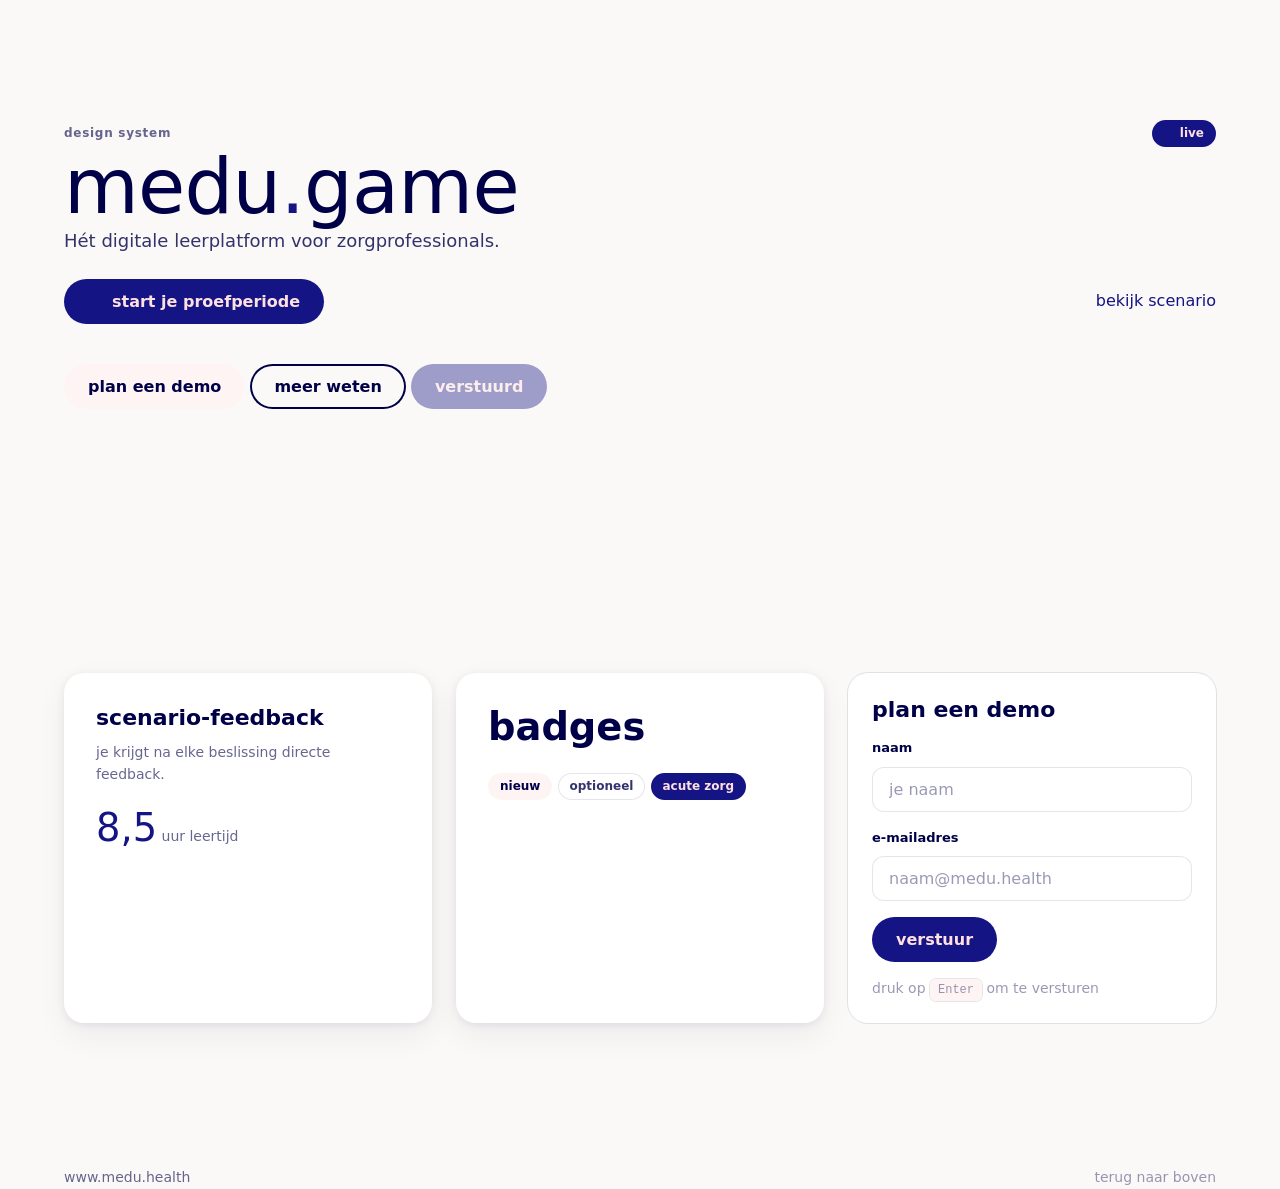
<file: design-systems/medu-game/components.html>
<!doctype html>
<html lang="nl">
  <head>
    <meta charset="utf-8" />
    <meta name="viewport" content="width=device-width, initial-scale=1" />
    <title>medu.game — component fixture</title>
    <meta
      name="description"
      content="Standalone component fixture for the medu.game design system: pill buttons, ink-tinted cards, badges, fields, and the dual-pink + dark-blue palette, driven entirely by tokens.css."
    />
    <style>
      /* ── Canonical token bindings — byte-equivalent to tokens.css :root ── */
      :root {
        /* Surface */
        --bg: #FBF9F7;
        --surface: #FFFFFF;
        --surface-warm: #FFF4F4;

        /* Foreground */
        --fg: #000048;
        --fg-2: rgba(0, 0, 72, 0.8);
        --muted: rgba(0, 0, 72, 0.6);
        --meta: rgba(0, 0, 72, 0.4);

        /* Border */
        --border: rgba(0, 0, 72, 0.1);
        --border-soft: rgba(0, 0, 72, 0.05);

        /* Accent */
        --accent: #141484;
        --accent-on: #FFE0E0;
        --accent-hover: #0A0A66;
        --accent-active: #000048;

        /* Semantic */
        --success: #16a34a;
        --warn: #eab308;
        --danger: #dc2626;

        /* Typography — fonts */
        --font-display: "MuseoModerno", "Quicksand", system-ui, sans-serif;
        --font-body: "Fieldwork Geo", "Nunito", system-ui, sans-serif;
        --font-mono: ui-monospace, "SF Mono", "JetBrains Mono", Menlo, Monaco, Consolas, monospace;

        /* Typography — type scale */
        --text-xs: 12px;
        --text-sm: 14px;
        --text-base: 16px;
        --text-lg: 18px;
        --text-xl: 22px;
        --text-2xl: clamp(28px, 3vw, 40px);
        --text-3xl: clamp(36px, 4.4vw, 56px);
        --text-4xl: clamp(48px, 6vw, 84px);

        /* Typography — leading & tracking */
        --leading-body: 1.55;
        --leading-tight: 1.15;
        --tracking-display: -0.01em;

        /* Spacing — base scale (name == px) */
        --space-1: 4px;
        --space-2: 8px;
        --space-3: 12px;
        --space-4: 16px;
        --space-5: 20px;
        --space-6: 24px;
        --space-8: 32px;
        --space-12: 48px;

        /* Section rhythm */
        --section-y-desktop: 120px;
        --section-y-tablet: 80px;
        --section-y-phone: 56px;

        /* Radius — the pill is the brand signature */
        --radius-sm: 6px;
        --radius-md: 12px;
        --radius-lg: 20px;
        --radius-pill: 999px;

        /* Elevation — ink-tinted, never neutral black */
        --elev-flat: none;
        --elev-ring: 0 0 0 1px var(--border);
        --elev-raised: 0 2px 8px rgba(0, 0, 72, 0.08), 0 12px 32px rgba(0, 0, 72, 0.06);

        /* Focus — deep-blue edge + pink-light ring */
        --focus-ring: 0 0 0 2px #000048, 0 0 0 6px #FFE0E0;

        /* Motion — calm: fade, never bounce */
        --motion-fast: 140ms;
        --motion-base: 240ms;
        --ease-standard: cubic-bezier(0.22, 1, 0.36, 1);

        /* Layout */
        --container-max: 1400px;
        --container-gutter-desktop: 64px;
        --container-gutter-tablet: 40px;
        --container-gutter-phone: 24px;
      }

      /* ── Reset & page ────────────────────────────────────────────── */
      * {
        box-sizing: border-box;
      }
      body {
        margin: 0;
        background: var(--bg);
        color: var(--fg);
        font-family: var(--font-body);
        font-size: var(--text-base);
        line-height: var(--leading-body);
      }

      /* ── Layout primitives ───────────────────────────────────────── */
      .container {
        max-width: var(--container-max);
        margin-inline: auto;
        padding-inline: var(--container-gutter-desktop);
      }
      section {
        padding-block: var(--section-y-desktop);
      }
      .stack-3 > * + * {
        margin-top: var(--space-3);
      }
      .stack-4 > * + * {
        margin-top: var(--space-4);
      }
      .stack-6 > * + * {
        margin-top: var(--space-6);
      }
      .row-between {
        display: flex;
        align-items: center;
        justify-content: space-between;
        gap: var(--space-4);
      }
      .grid {
        display: grid;
        gap: var(--space-6);
        grid-template-columns: repeat(auto-fit, minmax(260px, 1fr));
      }

      /* ── Typography ──────────────────────────────────────────────── */
      h1,
      h2,
      h3 {
        font-family: var(--font-body);
        font-weight: 600;
        line-height: var(--leading-tight);
        margin: 0;
        color: var(--fg);
      }
      h1 {
        font-size: var(--text-3xl);
      }
      h2 {
        font-size: var(--text-2xl);
      }
      h3 {
        font-size: var(--text-xl);
      }
      .display {
        font-family: var(--font-display);
        font-weight: 500;
        font-size: var(--text-4xl);
        line-height: 1.05;
        letter-spacing: var(--tracking-display);
        margin: 0;
      }
      .display .dot {
        color: var(--accent);
      }
      .eyebrow {
        font-size: var(--text-xs);
        font-weight: 600;
        letter-spacing: 0.06em;
        color: var(--muted);
        margin: 0;
      }
      .lead {
        font-size: var(--text-lg);
        color: var(--fg-2);
        margin: 0;
      }
      .body-sm {
        font-size: var(--text-sm);
      }
      .body-muted {
        color: var(--muted);
      }
      p {
        margin: 0;
      }

      /* ── Links ───────────────────────────────────────────────────── */
      a {
        color: var(--accent);
        text-decoration: none;
        transition: color var(--motion-fast) var(--ease-standard);
      }
      a:hover {
        text-decoration: underline;
        text-underline-offset: 4px;
      }
      a:focus-visible {
        outline: none;
        border-radius: var(--radius-sm);
        box-shadow: var(--focus-ring);
      }
      .link-meta {
        color: var(--meta);
        font-size: var(--text-sm);
      }

      /* ── Buttons — always pill ───────────────────────────────────── */
      .btn {
        display: inline-flex;
        align-items: center;
        gap: var(--space-2);
        padding: 13px 24px;
        border: none;
        border-radius: var(--radius-pill);
        font-family: var(--font-body);
        font-weight: 600;
        font-size: var(--text-base);
        cursor: pointer;
        transition:
          transform var(--motion-fast) var(--ease-standard),
          background var(--motion-fast) var(--ease-standard);
      }
      .btn:hover {
        transform: translateY(-1px);
      }
      .btn:active {
        transform: none;
        opacity: 0.9;
      }
      .btn:focus-visible {
        outline: none;
        box-shadow: var(--focus-ring);
      }
      .btn[disabled] {
        opacity: 0.4;
        cursor: not-allowed;
      }
      .btn-primary {
        background: var(--accent);
        color: var(--accent-on);
      }
      .btn-primary:hover {
        background: var(--accent-hover);
      }
      .btn-primary:active {
        background: var(--accent-active);
      }
      .btn-secondary {
        background: var(--surface-warm);
        color: var(--fg);
      }
      .btn-secondary:hover {
        background: var(--accent-on);
      }
      .btn-ghost {
        background: transparent;
        color: var(--fg);
        box-shadow: inset 0 0 0 2px var(--fg);
      }
      .btn-ghost:hover {
        background: var(--fg);
        color: var(--bg);
      }
      .icon {
        width: var(--space-4);
        height: var(--space-4);
        display: inline-block;
      }

      /* ── Badges — pill, brand variants ───────────────────────────── */
      .badge {
        display: inline-flex;
        align-items: center;
        gap: var(--space-2);
        padding: var(--space-1) var(--space-3);
        border-radius: var(--radius-pill);
        font-size: var(--text-xs);
        font-weight: 600;
      }
      .badge-pink {
        background: var(--surface-warm);
        color: var(--fg);
      }
      .badge-blue {
        background: var(--accent);
        color: var(--accent-on);
      }
      .badge-outline {
        background: transparent;
        color: var(--fg-2);
        box-shadow: inset 0 0 0 1px var(--border);
      }
      .badge-dot {
        width: var(--space-2);
        height: var(--space-2);
        border-radius: var(--radius-pill);
        background: var(--accent);
      }

      /* ── Cards — no border, shadow does the work ─────────────────── */
      .card {
        background: var(--surface);
        border-radius: var(--radius-lg);
        box-shadow: var(--elev-raised);
        padding: var(--space-8);
        transition: transform var(--motion-base) var(--ease-standard);
      }
      .card:hover {
        transform: translateY(-2px);
      }
      .card-ring {
        background: var(--surface);
        border-radius: var(--radius-lg);
        box-shadow: var(--elev-ring);
        padding: var(--space-6);
      }
      .metric {
        font-family: var(--font-display);
        font-weight: 500;
        font-size: var(--text-2xl);
        color: var(--accent);
      }
      .metric-label {
        font-size: var(--text-sm);
        color: var(--muted);
      }

      /* ── Form fields ─────────────────────────────────────────────── */
      .field {
        display: block;
      }
      .field label {
        display: block;
        font-size: 13px;
        font-weight: 600;
        margin-bottom: var(--space-2);
        color: var(--fg);
      }
      .field input,
      .field textarea {
        width: 100%;
        padding: var(--space-3) var(--space-4);
        border-radius: var(--radius-md);
        border: 1px solid var(--border);
        background: var(--surface);
        color: var(--fg);
        font-family: var(--font-body);
        font-size: var(--text-base);
      }
      .field input::placeholder {
        color: var(--meta);
      }
      .field input:focus-visible,
      .field textarea:focus-visible {
        outline: none;
        border-color: var(--accent-active);
        box-shadow: var(--focus-ring);
      }

      /* ── Keyboard hint ───────────────────────────────────────────── */
      kbd {
        font-family: var(--font-mono);
        font-size: var(--text-xs);
        padding: var(--space-1) var(--space-2);
        border-radius: var(--radius-sm);
        background: var(--surface-warm);
        box-shadow: var(--elev-ring);
      }
    </style>
  </head>
  <body>
    <main class="container stack-6">
      <section class="stack-6">
        <div class="row-between">
          <p class="eyebrow">design system</p>
          <span class="badge badge-blue"><span class="badge-dot"></span>live</span>
        </div>
        <h1 class="display">medu<span class="dot">.</span>game</h1>
        <p class="lead">Hét digitale leerplatform voor zorgprofessionals.</p>
        <div class="row-between">
          <div class="stack-3">
            <button class="btn btn-primary">
              <svg class="icon" aria-hidden="true" viewBox="0 0 24 24"></svg>
              start je proefperiode
            </button>
          </div>
          <a href="#scenario">bekijk scenario</a>
        </div>
        <div class="stack-4">
          <button class="btn btn-secondary">plan een demo</button>
          <button class="btn btn-ghost">meer weten</button>
          <button class="btn btn-primary" disabled>verstuurd</button>
        </div>
      </section>

      <section class="grid">
        <article class="card stack-3">
          <h3>scenario-feedback</h3>
          <p class="body-muted body-sm">je krijgt na elke beslissing directe feedback.</p>
          <p class="metric">8,5<span class="metric-label"> uur leertijd</span></p>
        </article>
        <article class="card stack-3">
          <h2>badges</h2>
          <div class="stack-3">
            <span class="badge badge-pink">nieuw</span>
            <span class="badge badge-outline">optioneel</span>
            <span class="badge badge-blue">acute zorg</span>
          </div>
        </article>
        <article class="card-ring stack-4">
          <h3>plan een demo</h3>
          <form class="stack-4">
            <div class="field">
              <label for="naam">naam</label>
              <input id="naam" type="text" placeholder="je naam" />
            </div>
            <div class="field">
              <label for="mail">e-mailadres</label>
              <input id="mail" type="email" placeholder="naam@medu.health" />
            </div>
            <button class="btn btn-primary" type="submit">verstuur</button>
            <p class="link-meta">druk op <kbd>Enter</kbd> om te versturen</p>
          </form>
        </article>
      </section>

      <footer class="row-between">
        <p class="body-sm body-muted">www.medu.health</p>
        <a class="link-meta" href="#top">terug naar boven</a>
      </footer>
    </main>
  </body>
</html>
</file>
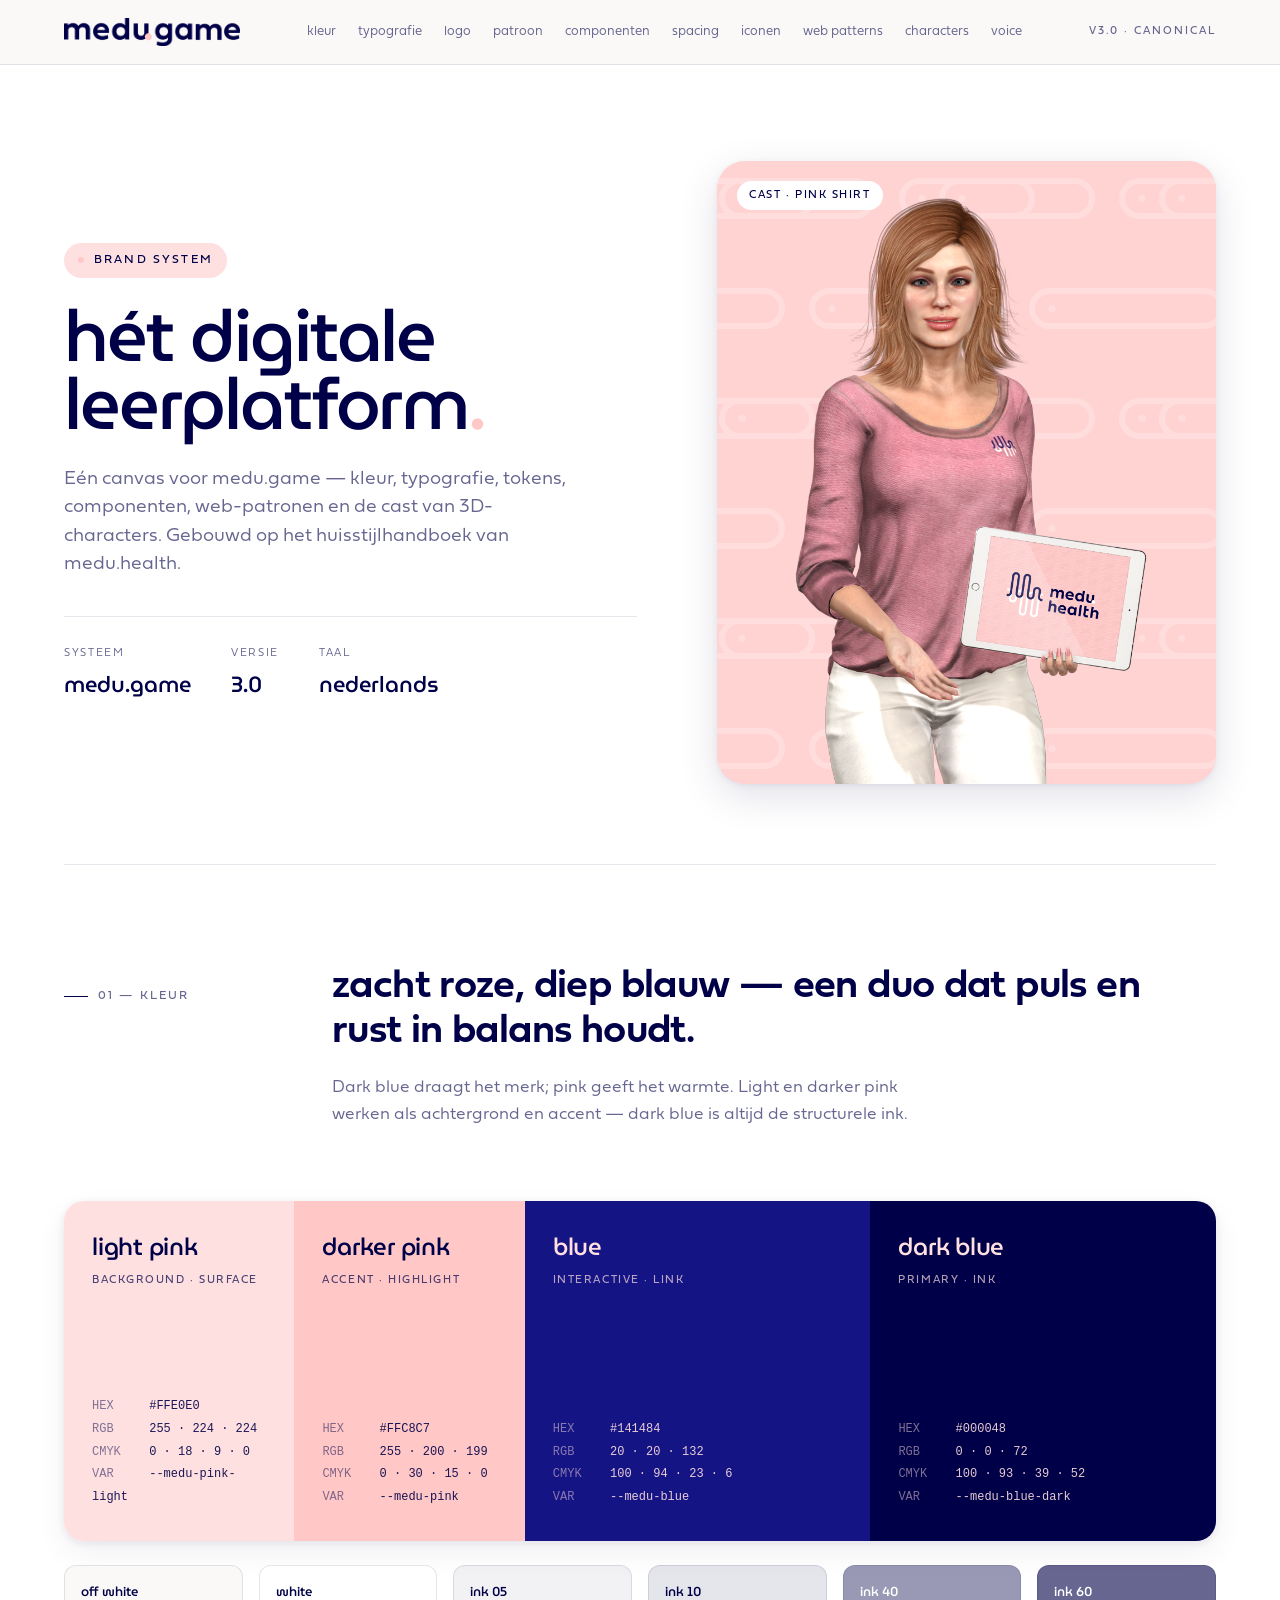
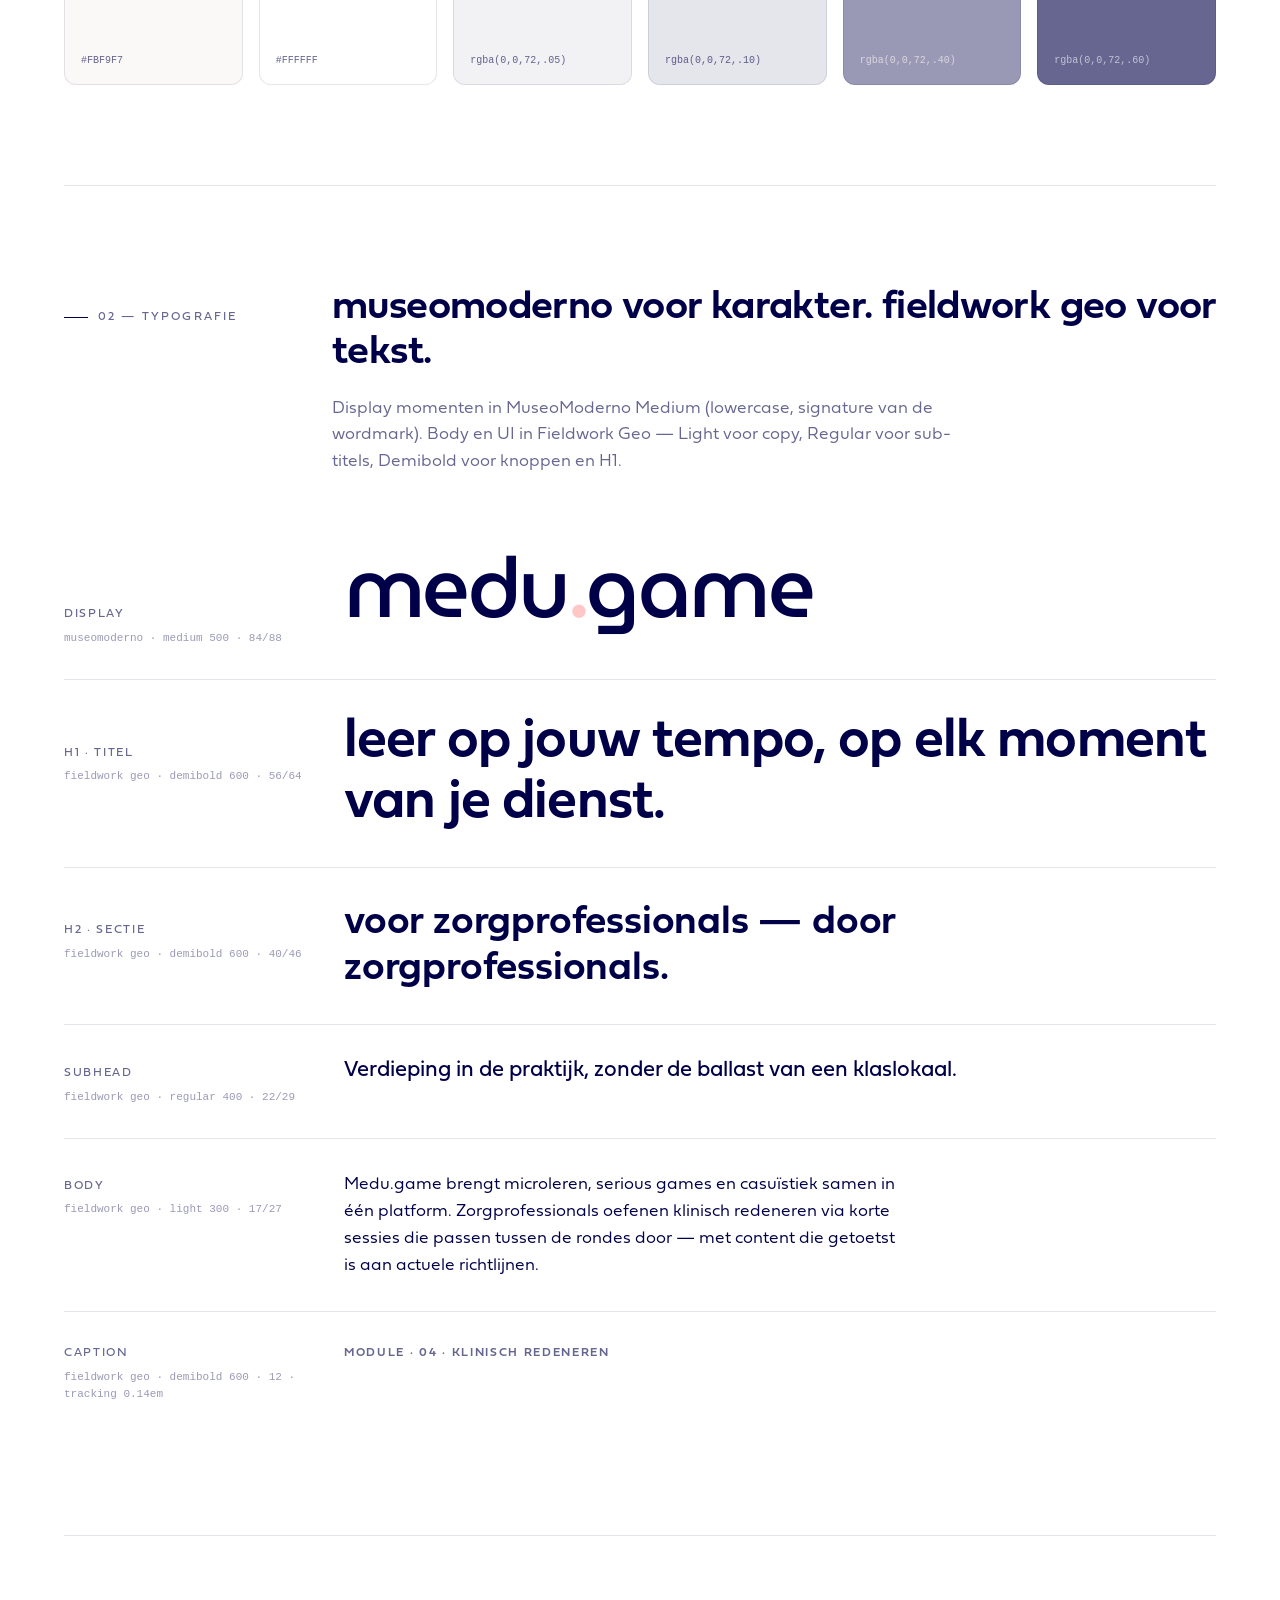
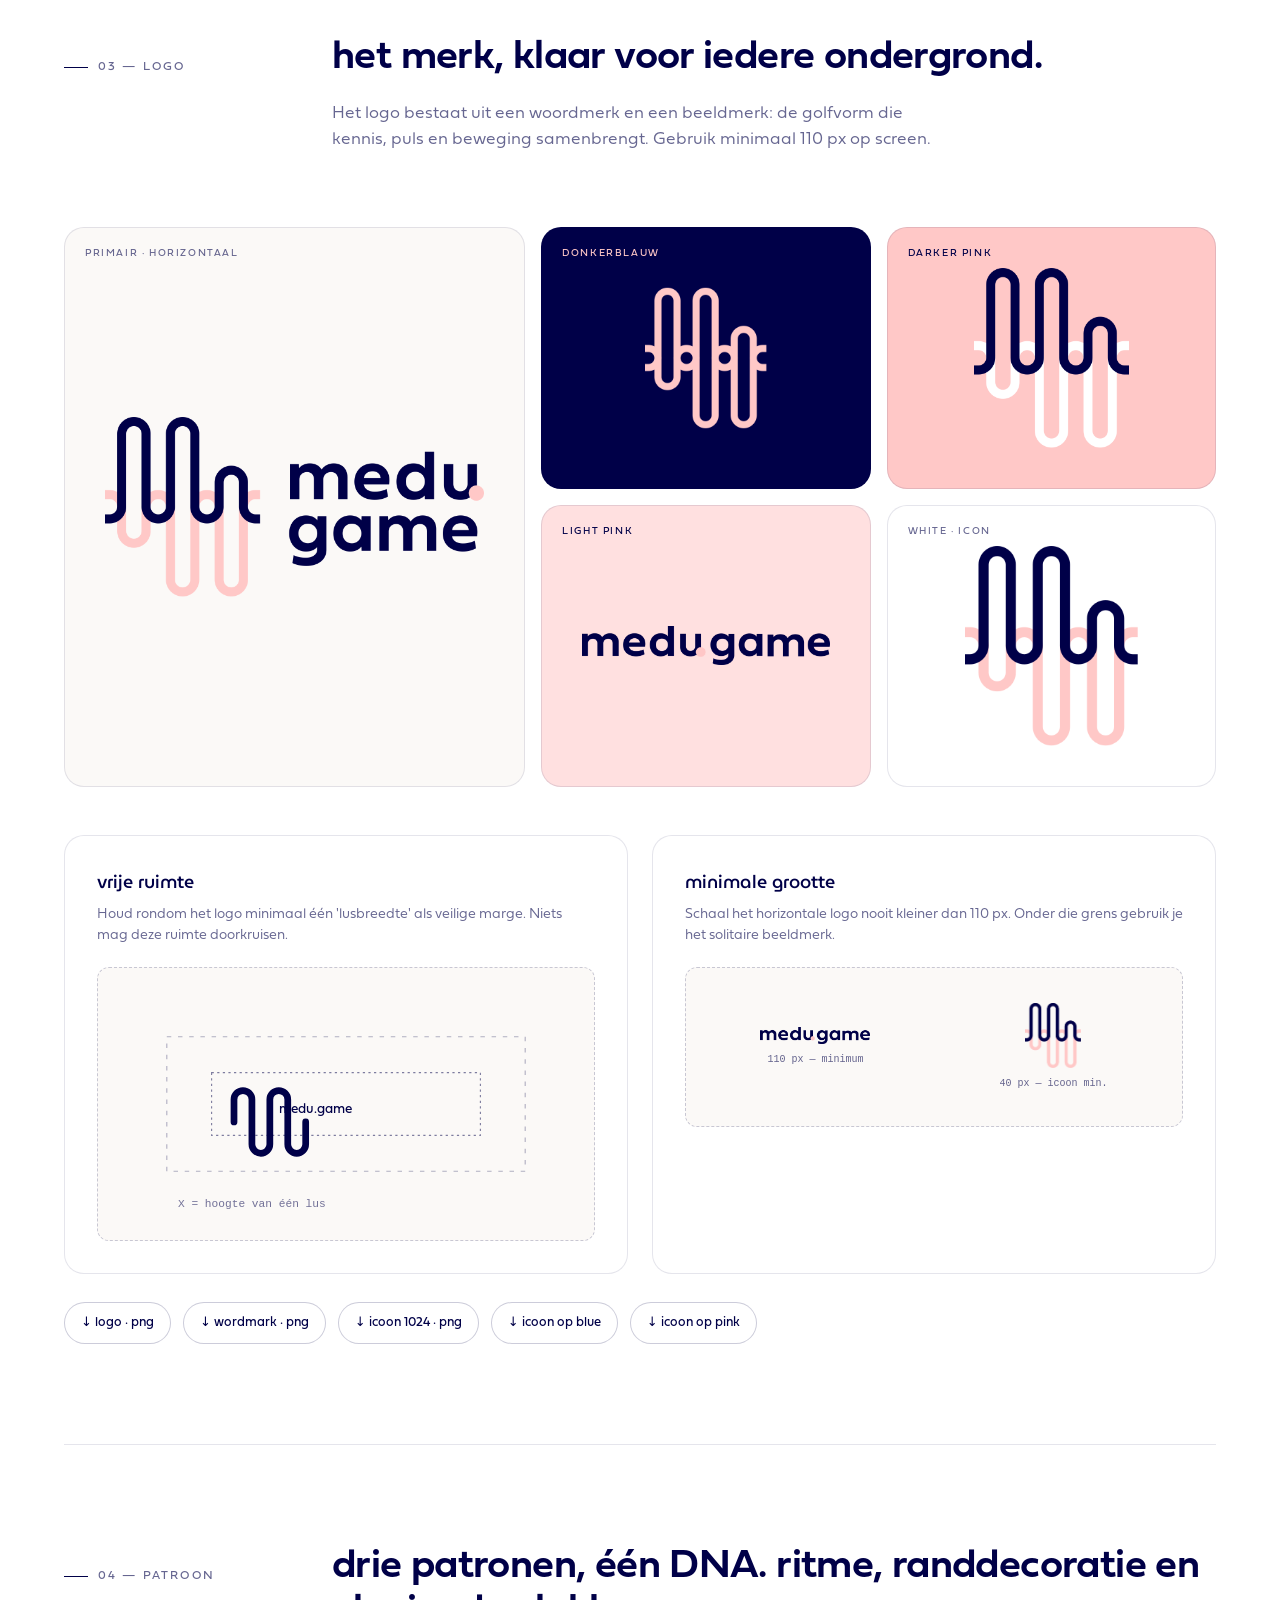
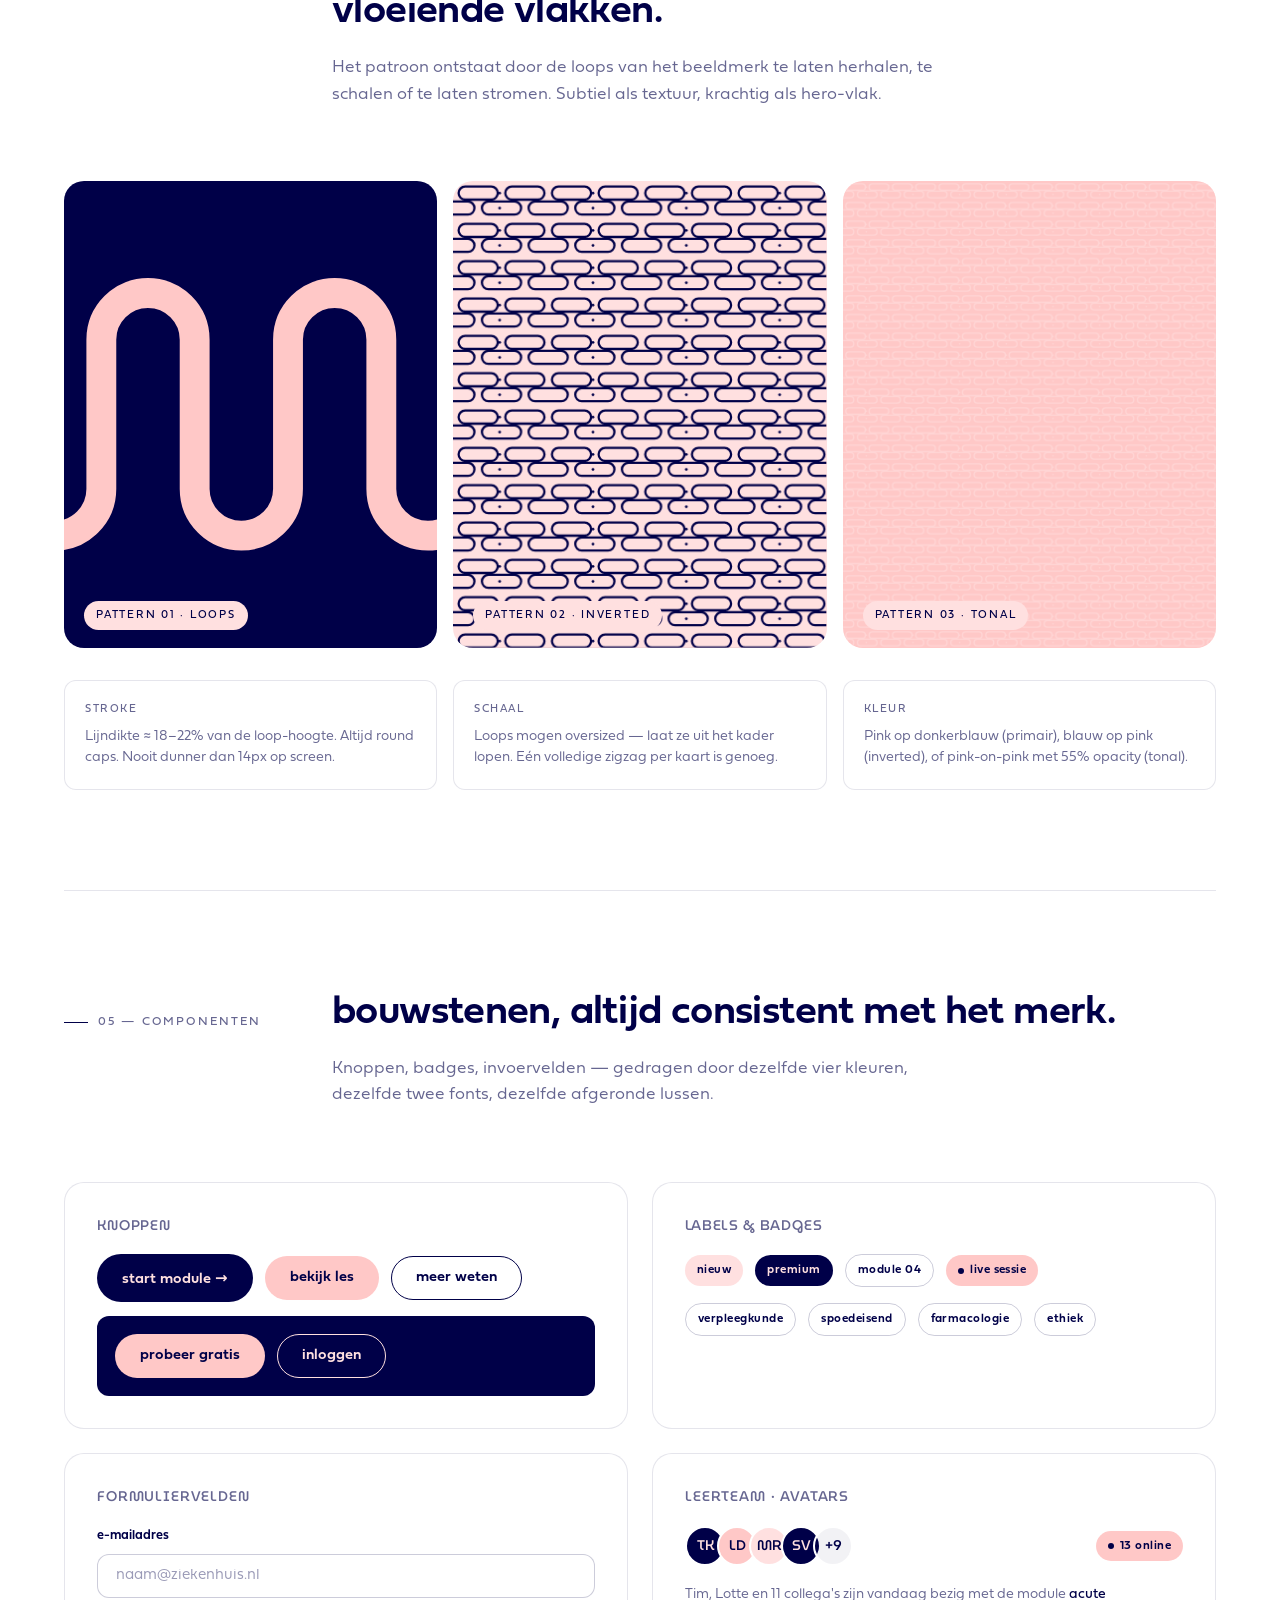
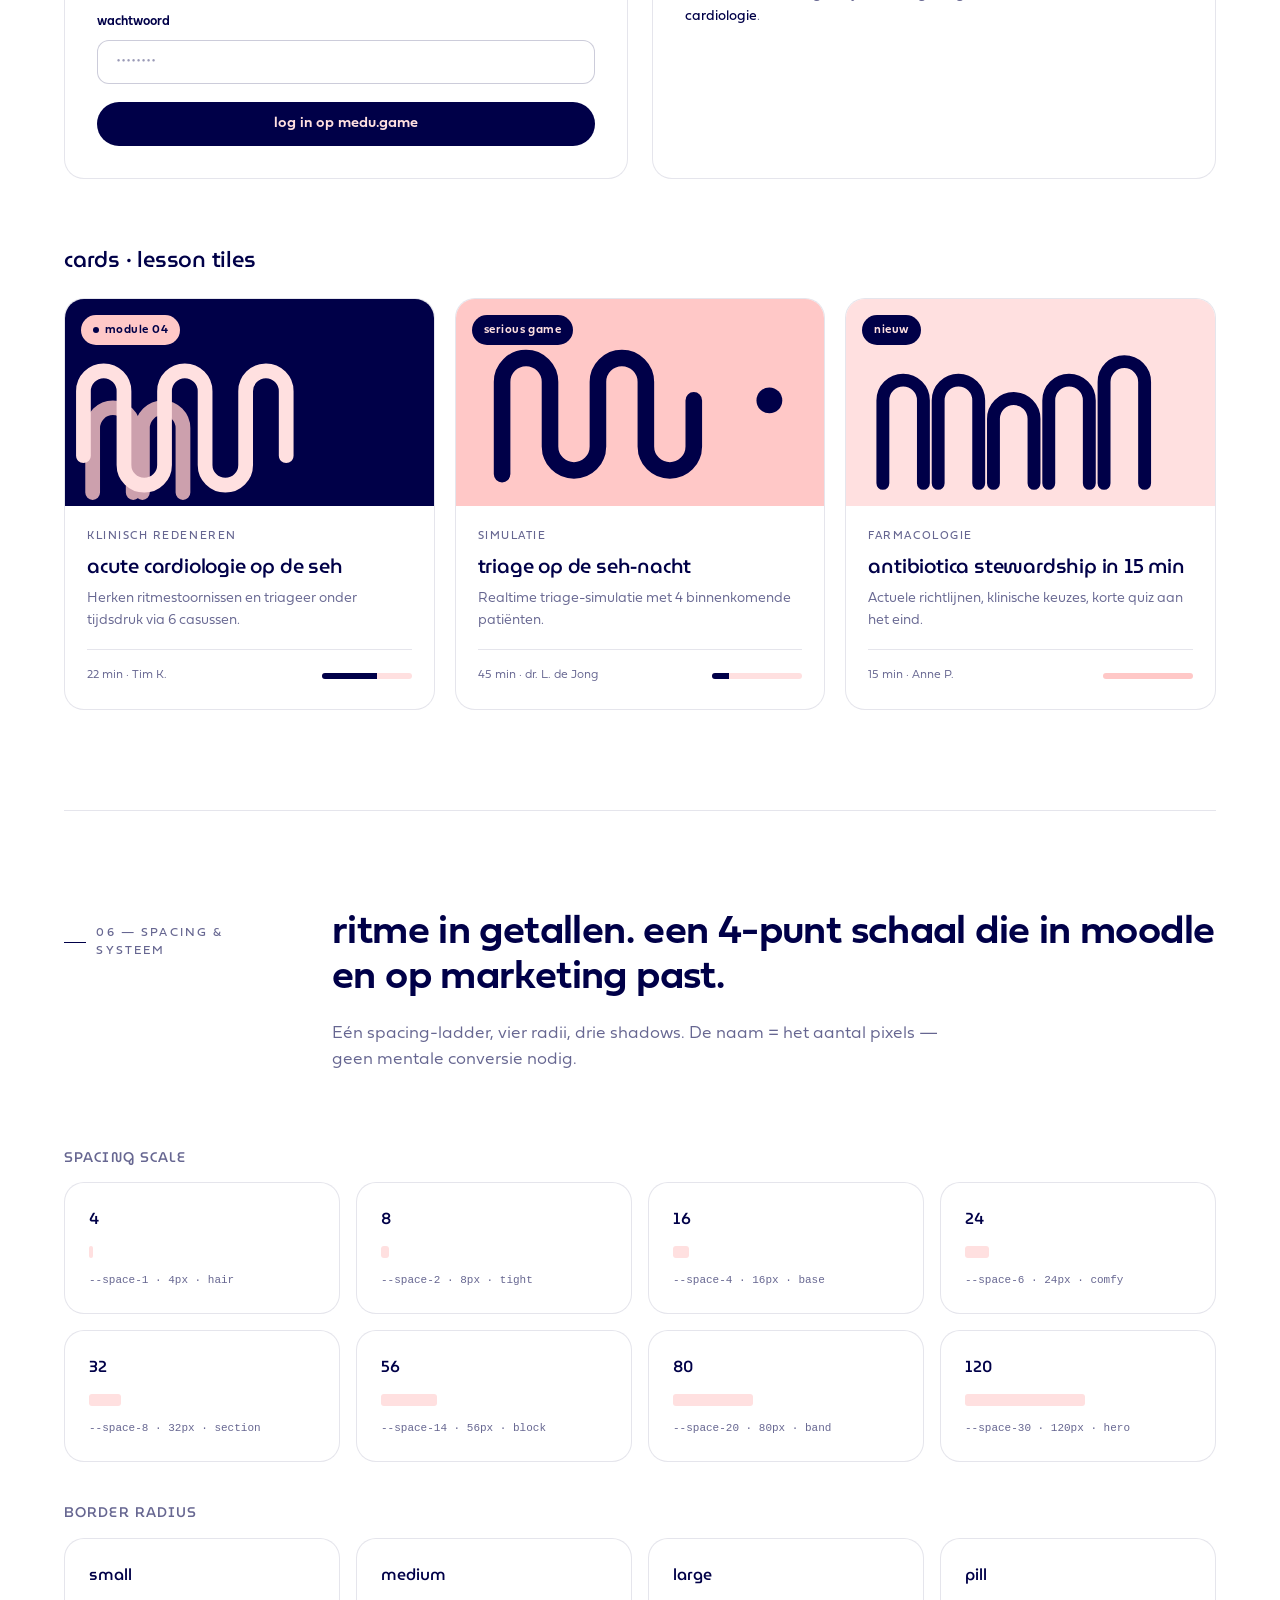
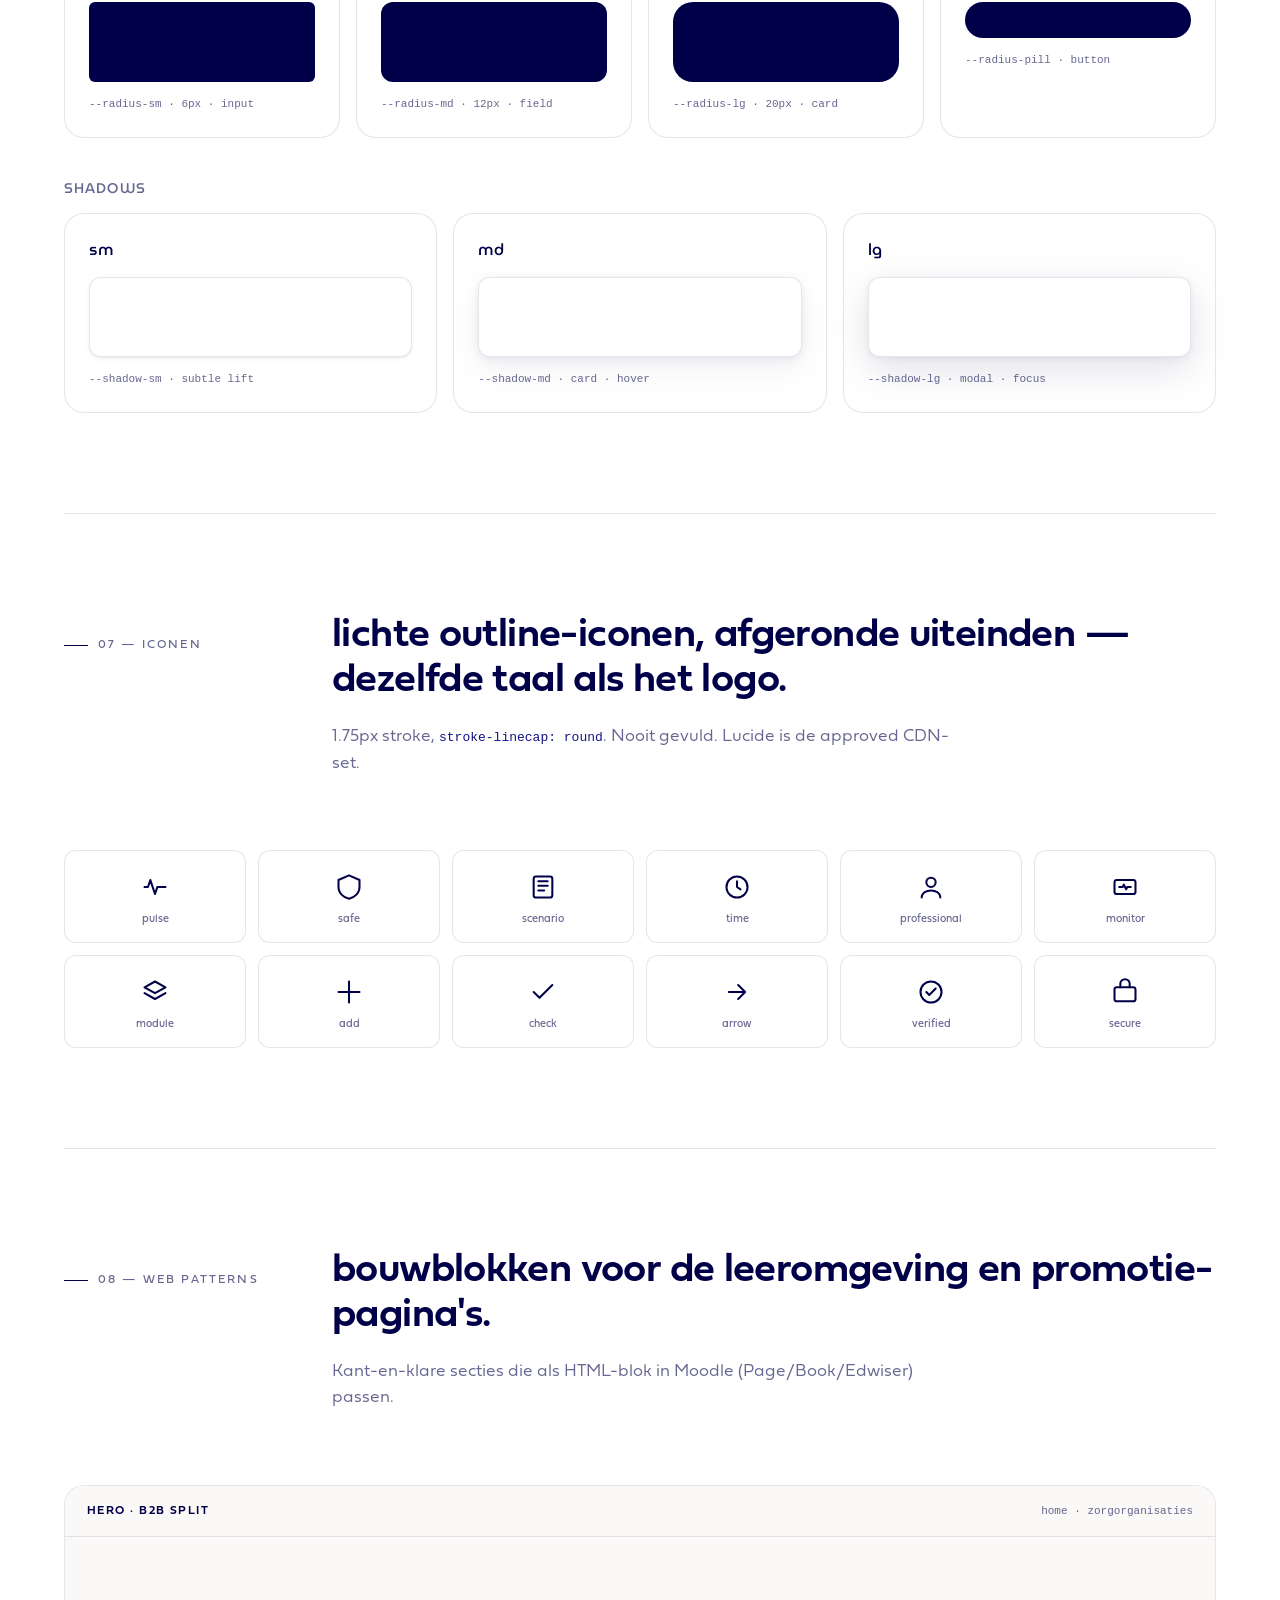
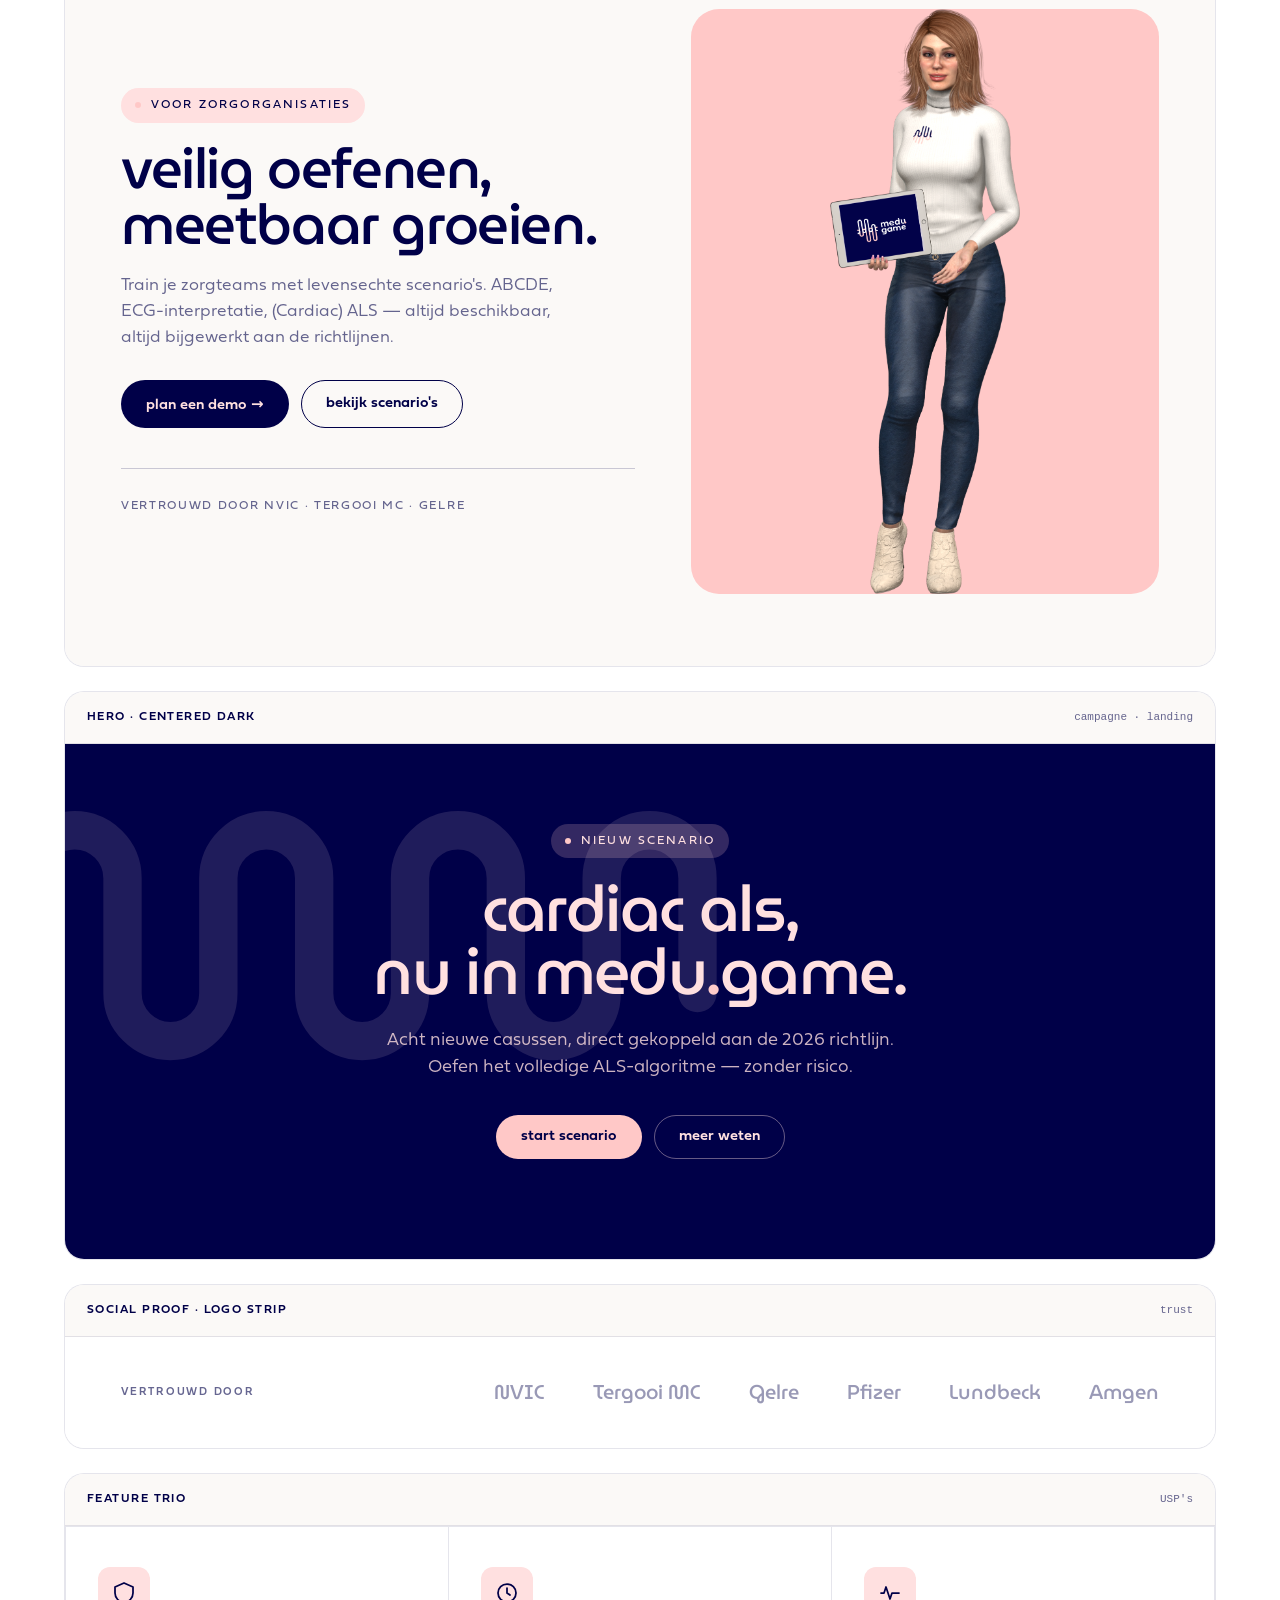
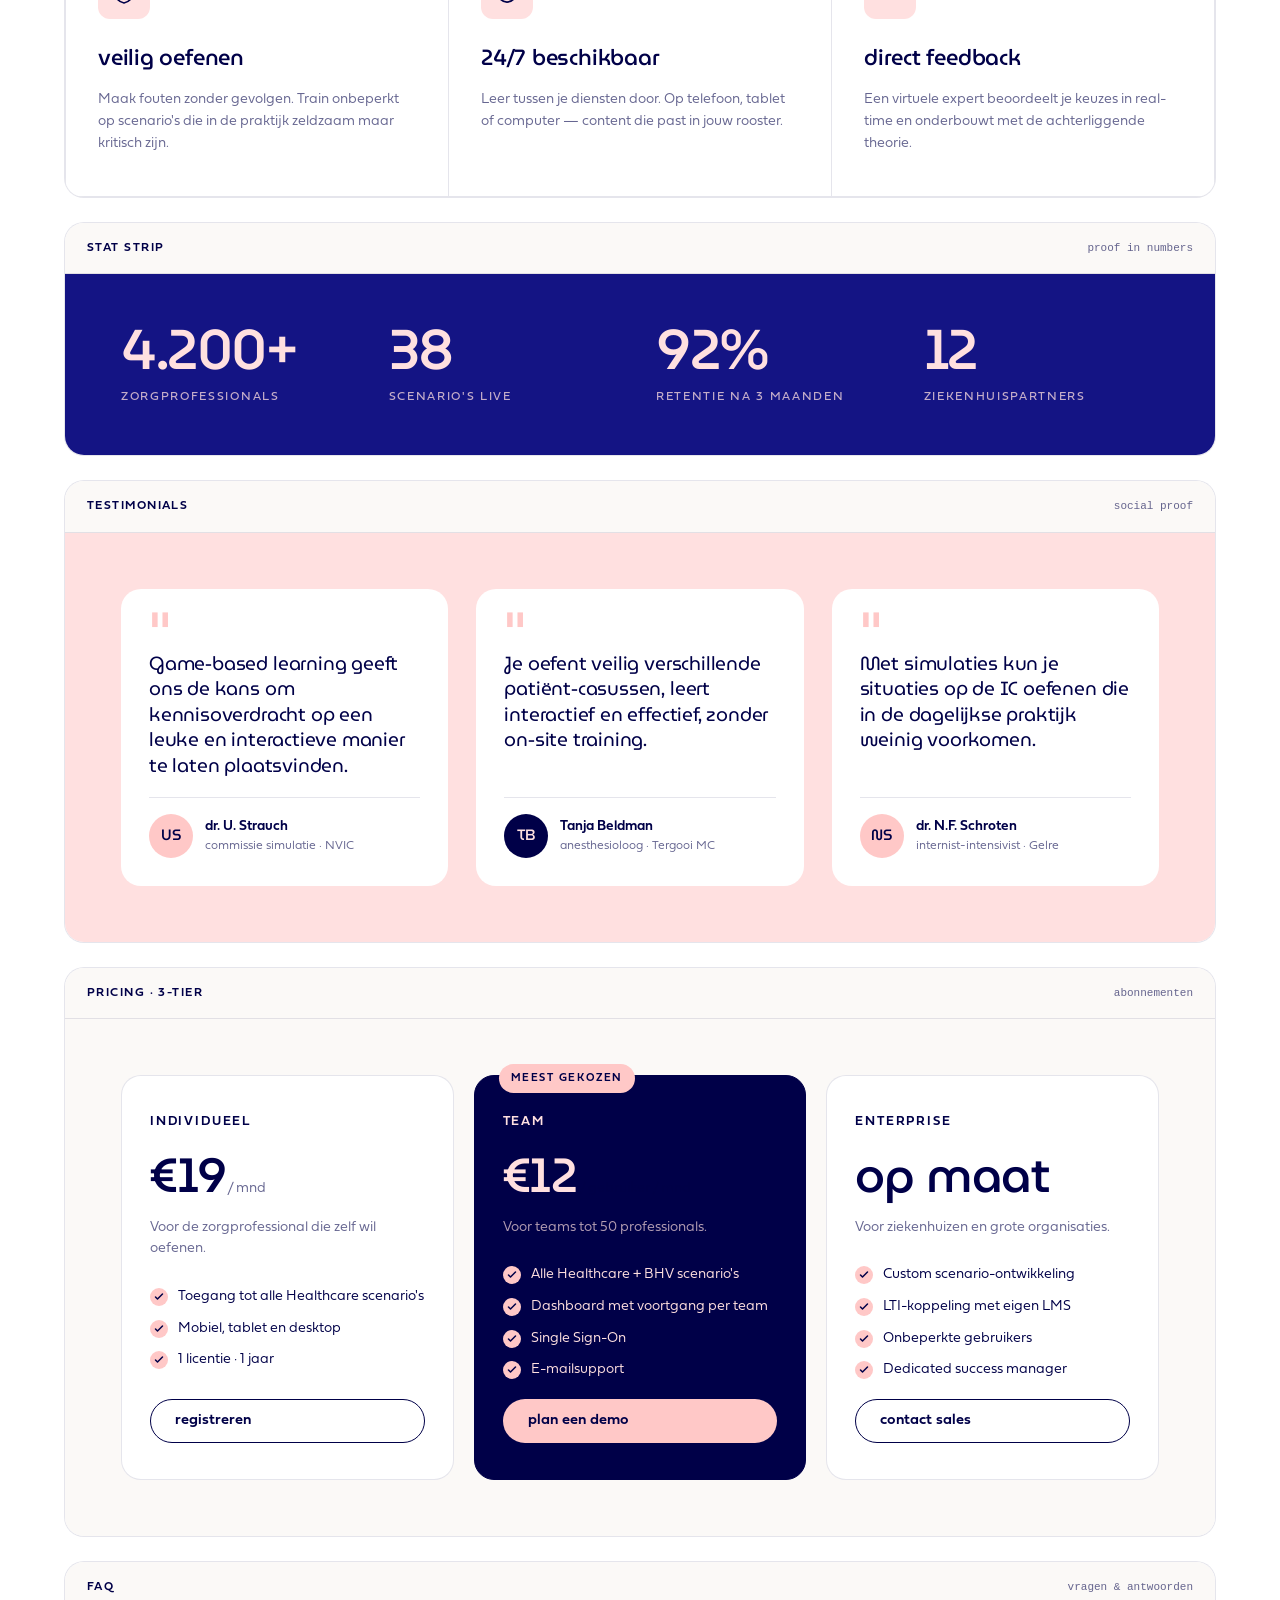
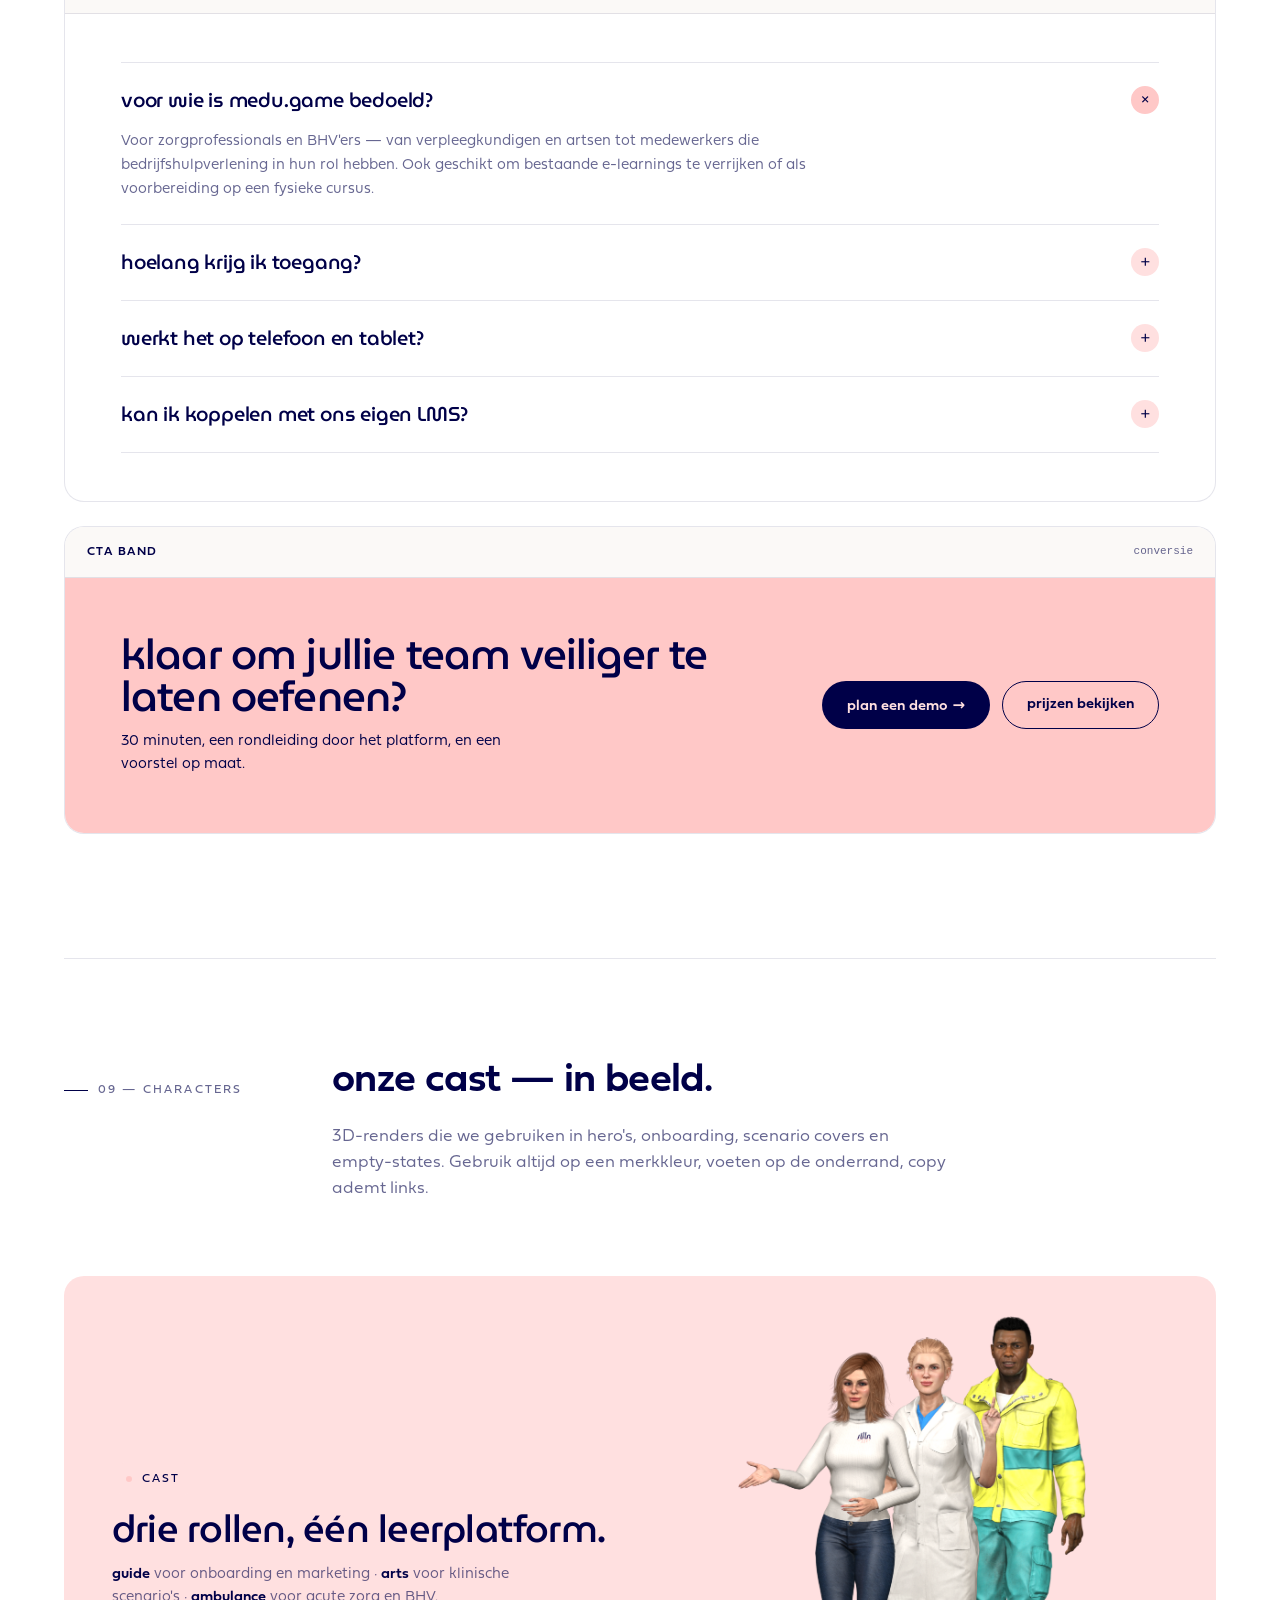
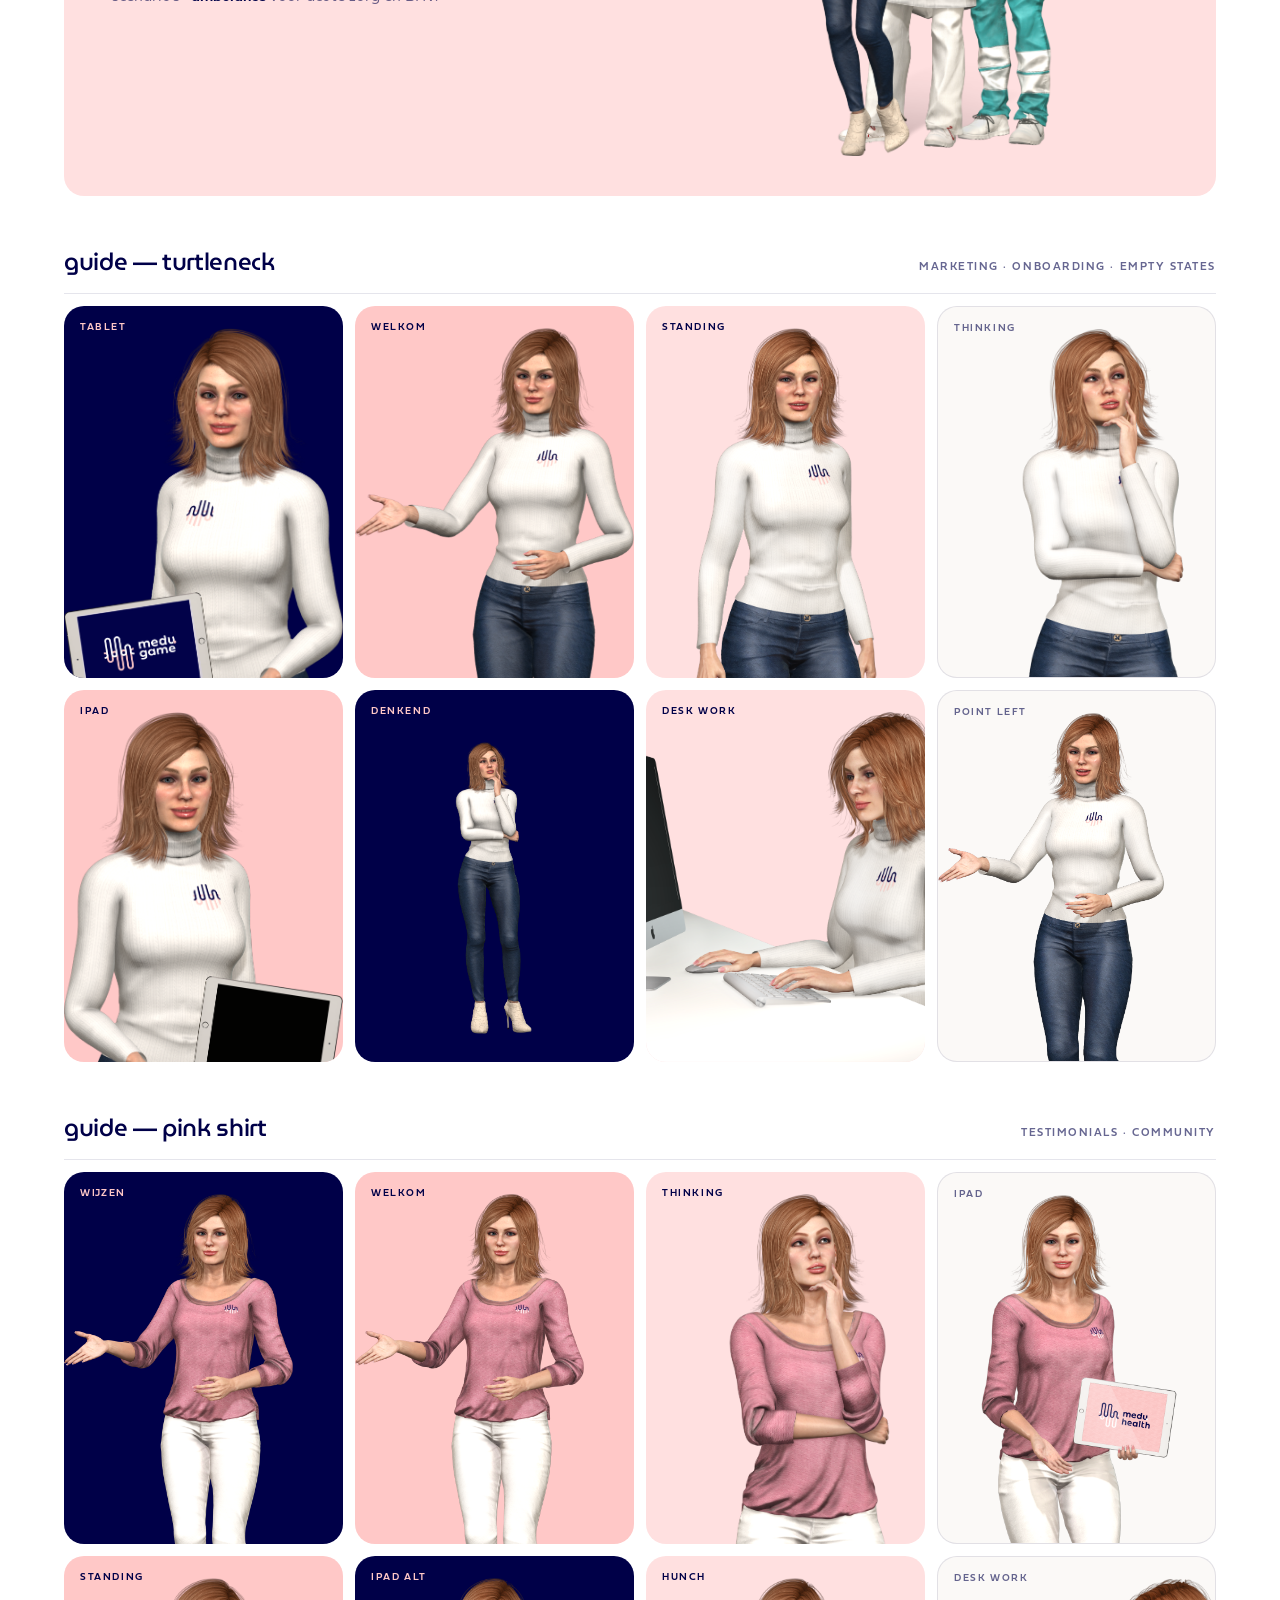
<file: skills/medu-game-base/assets/seed.html>
<!DOCTYPE html>
<html lang="nl">
<head>
<meta charset="UTF-8" />
<meta name="viewport" content="width=device-width, initial-scale=1.0" />
<title>medu.game — design system</title>
<link rel="stylesheet" href="colors_and_type.css" />
<link rel="stylesheet" href="design-system.css" />
</head>
<body data-screen-label="00 Design System">

<header class="topbar">
  <div class="topbar-inner">
    <div class="topbar-logo">
      <img src="brand/logos/logo-oneline.png" alt="medu.game" />
    </div>
    <nav class="topnav">
      <a href="#color">kleur</a>
      <a href="#type">typografie</a>
      <a href="#logo">logo</a>
      <a href="#pattern">patroon</a>
      <a href="#components">componenten</a>
      <a href="#tokens">spacing</a>
      <a href="#icons">iconen</a>
      <a href="#web">web patterns</a>
      <a href="#characters">characters</a>
      <a href="#voice">voice</a>
    </nav>
    <div class="topbar-tag">v3.0 · canonical</div>
  </div>
</header>

<div class="page">

  <!-- Hero -->
  <section class="hero" id="foundation" data-screen-label="01 Hero">
    <div class="hero-grid">
      <div>
        <span class="eyebrow"><span class="pulse"></span>brand system</span>
        <h1 class="hero-title">hét digitale<br/>leerplatform<span class="dot">.</span></h1>
        <p class="hero-lede">Eén canvas voor medu.game — kleur, typografie, tokens, componenten, web-patronen en de cast van 3D-characters. Gebouwd op het huisstijlhandboek van medu.health.</p>
        <div class="hero-meta">
          <div class="item"><div class="k">systeem</div><div class="v">medu.game</div></div>
          <div class="item"><div class="k">versie</div><div class="v">3.0</div></div>
          <div class="item"><div class="k">taal</div><div class="v">nederlands</div></div>
        </div>
      </div>
      <div class="hero-visual">
        <span class="badge-corner">cast · pink shirt</span>
        <img src="brand/characters/expert-holding-ipad-01-pink.png" alt="medu.game guide met tablet" />
      </div>
    </div>
  </section>

  <!-- 01 Color -->
  <section class="block" id="color" data-screen-label="02 Color">
    <div class="section-head">
      <div class="section-num">01 — kleur</div>
      <div>
        <h2 class="section-title">zacht roze, diep blauw — een duo dat puls en rust in balans houdt.</h2>
        <p class="section-lede">Dark blue draagt het merk; pink geeft het warmte. Light en darker pink werken als achtergrond en accent — dark blue is altijd de structurele ink.</p>
      </div>
    </div>

    <div class="palette">
      <div class="swatch sw-lp">
        <div><div class="name">light pink</div><div class="role">background · surface</div></div>
        <div class="codes"><div><span class="lbl">HEX</span> #FFE0E0</div><div><span class="lbl">RGB</span> 255 · 224 · 224</div><div><span class="lbl">CMYK</span> 0 · 18 · 9 · 0</div><div><span class="lbl">VAR</span> --medu-pink-light</div></div>
      </div>
      <div class="swatch sw-dp">
        <div><div class="name">darker pink</div><div class="role">accent · highlight</div></div>
        <div class="codes"><div><span class="lbl">HEX</span> #FFC8C7</div><div><span class="lbl">RGB</span> 255 · 200 · 199</div><div><span class="lbl">CMYK</span> 0 · 30 · 15 · 0</div><div><span class="lbl">VAR</span> --medu-pink</div></div>
      </div>
      <div class="swatch sw-b">
        <div><div class="name">blue</div><div class="role">interactive · link</div></div>
        <div class="codes"><div><span class="lbl">HEX</span> #141484</div><div><span class="lbl">RGB</span> 20 · 20 · 132</div><div><span class="lbl">CMYK</span> 100 · 94 · 23 · 6</div><div><span class="lbl">VAR</span> --medu-blue</div></div>
      </div>
      <div class="swatch sw-db">
        <div><div class="name">dark blue</div><div class="role">primary · ink</div></div>
        <div class="codes"><div><span class="lbl">HEX</span> #000048</div><div><span class="lbl">RGB</span> 0 · 0 · 72</div><div><span class="lbl">CMYK</span> 100 · 93 · 39 · 52</div><div><span class="lbl">VAR</span> --medu-blue-dark</div></div>
      </div>
    </div>

    <div class="neutrals">
      <div class="chip" style="background:#FBF9F7"><span class="n">off white</span><span class="h">#FBF9F7</span></div>
      <div class="chip" style="background:#FFFFFF"><span class="n">white</span><span class="h">#FFFFFF</span></div>
      <div class="chip" style="background:rgba(0,0,72,0.05); color:#000048"><span class="n">ink 05</span><span class="h">rgba(0,0,72,.05)</span></div>
      <div class="chip" style="background:rgba(0,0,72,0.10); color:#000048"><span class="n">ink 10</span><span class="h">rgba(0,0,72,.10)</span></div>
      <div class="chip" style="background:rgba(0,0,72,0.40); color:#fff"><span class="n">ink 40</span><span class="h">rgba(0,0,72,.40)</span></div>
      <div class="chip" style="background:rgba(0,0,72,0.60); color:#fff"><span class="n">ink 60</span><span class="h">rgba(0,0,72,.60)</span></div>
    </div>
  </section>

  <!-- 02 Typografie -->
  <section class="block" id="type" data-screen-label="03 Type">
    <div class="section-head">
      <div class="section-num">02 — typografie</div>
      <div>
        <h2 class="section-title">museomoderno voor karakter. fieldwork geo voor tekst.</h2>
        <p class="section-lede">Display momenten in MuseoModerno Medium (lowercase, signature van de wordmark). Body en UI in Fieldwork Geo — Light voor copy, Regular voor sub-titels, Demibold voor knoppen en H1.</p>
      </div>
    </div>

    <div class="type-stack">
      <div>
        <div class="type-meta">display<span class="mono">museomoderno · medium 500 · 84/88</span></div>
        <div class="type-sample t-display">medu<span style="color:var(--medu-pink)">.</span>game</div>
      </div>
      <div>
        <div class="type-meta">h1 · titel<span class="mono">fieldwork geo · demibold 600 · 56/64</span></div>
        <div class="type-sample t-h1">leer op jouw tempo, op elk moment van je dienst.</div>
      </div>
      <div>
        <div class="type-meta">h2 · sectie<span class="mono">fieldwork geo · demibold 600 · 40/46</span></div>
        <div class="type-sample t-h2">voor zorgprofessionals — door zorgprofessionals.</div>
      </div>
      <div>
        <div class="type-meta">subhead<span class="mono">fieldwork geo · regular 400 · 22/29</span></div>
        <div class="type-sample t-subhead">Verdieping in de praktijk, zonder de ballast van een klaslokaal.</div>
      </div>
      <div>
        <div class="type-meta">body<span class="mono">fieldwork geo · light 300 · 17/27</span></div>
        <div class="type-sample t-body">Medu.game brengt microleren, serious games en casuïstiek samen in één platform. Zorgprofessionals oefenen klinisch redeneren via korte sessies die passen tussen de rondes door — met content die getoetst is aan actuele richtlijnen.</div>
      </div>
      <div>
        <div class="type-meta">caption<span class="mono">fieldwork geo · demibold 600 · 12 · tracking 0.14em</span></div>
        <div class="type-sample t-small">module · 04 · klinisch redeneren</div>
      </div>
    </div>
  </section>

  <!-- 03 Logo -->
  <section class="block" id="logo" data-screen-label="04 Logo">
    <div class="section-head">
      <div class="section-num">03 — logo</div>
      <div>
        <h2 class="section-title">het merk, klaar voor iedere ondergrond.</h2>
        <p class="section-lede">Het logo bestaat uit een woordmerk en een beeldmerk: de golfvorm die kennis, puls en beweging samenbrengt. Gebruik minimaal 110 px op screen.</p>
      </div>
    </div>

    <div class="logo-grid">
      <div class="logo-card lc-primary">
        <span class="tag">primair · horizontaal</span>
        <img src="brand/logos/logo-full.png" alt="medu.game logo primair" />
      </div>
      <div class="logo-card lc-dark">
        <span class="tag">donkerblauw</span>
        <img src="brand/icons/icon-blue-bg.png" alt="" />
      </div>
      <div class="logo-card lc-pink">
        <span class="tag">darker pink</span>
        <img src="brand/icons/icon-pink-bg.png" alt="" />
      </div>
      <div class="logo-card lc-light">
        <span class="tag">light pink</span>
        <img src="brand/logos/logo-oneline.png" alt="" style="max-height:100px" />
      </div>
      <div class="logo-card" style="background:var(--medu-white)">
        <span class="tag" style="color:var(--medu-ink-60)">white · icon</span>
        <img src="brand/icons/icon-white-bg.png" alt="" style="max-height:200px" />
      </div>
    </div>

    <div class="clear-space">
      <div class="rule-card">
        <h4>vrije ruimte</h4>
        <p>Houd rondom het logo minimaal één 'lusbreedte' als veilige marge. Niets mag deze ruimte doorkruisen.</p>
        <div class="rule-vis">
          <svg viewBox="0 0 400 200" xmlns="http://www.w3.org/2000/svg">
            <rect x="40" y="40" width="320" height="120" fill="none" stroke="rgba(0,0,72,0.3)" stroke-dasharray="4 6" />
            <rect x="80" y="72" width="240" height="56" fill="none" stroke="rgba(0,0,72,0.5)" stroke-dasharray="2 3" />
            <g stroke="#000048" stroke-width="6" stroke-linecap="round" fill="none" transform="translate(100 80)">
              <path d="M0 36 V16 a8 8 0 0 1 16 0 V56 a8 8 0 0 0 16 0 V16 a8 8 0 0 1 16 0 V56 a8 8 0 0 0 16 0 V36" />
            </g>
            <text x="140" y="108" font-family="Fieldwork Geo, Nunito, sans-serif" font-size="12" font-weight="500" fill="#000048">medu.game</text>
            <text x="50" y="192" font-family="ui-monospace, Menlo, monospace" font-size="10" fill="rgba(0,0,72,.55)">X = hoogte van één lus</text>
          </svg>
        </div>
      </div>
      <div class="rule-card">
        <h4>minimale grootte</h4>
        <p>Schaal het horizontale logo nooit kleiner dan 110 px. Onder die grens gebruik je het solitaire beeldmerk.</p>
        <div class="rule-vis" style="gap:28px; justify-content:space-around;">
          <div style="display:flex; flex-direction:column; align-items:center; gap:8px;">
            <img src="brand/logos/logo-oneline.png" style="width:110px;" alt="" />
            <span style="font-family:var(--font-mono); font-size:10px; color:var(--medu-ink-60)">110 px — minimum</span>
          </div>
          <div style="display:flex; flex-direction:column; align-items:center; gap:8px;">
            <img src="brand/icons/icon-white-bg.png" style="width:56px;" alt="" />
            <span style="font-family:var(--font-mono); font-size:10px; color:var(--medu-ink-60)">40 px — icoon min.</span>
          </div>
        </div>
      </div>
    </div>

    <div class="download-strip">
      <a class="dl" href="brand/logos/logo-full.png" download>↓ logo · png</a>
      <a class="dl" href="brand/logos/logo-oneline.png" download>↓ wordmark · png</a>
      <a class="dl" href="brand/icons/icon-1024.png" download>↓ icoon 1024 · png</a>
      <a class="dl" href="brand/icons/icon-blue-bg.png" download>↓ icoon op blue</a>
      <a class="dl" href="brand/icons/icon-pink-bg.png" download>↓ icoon op pink</a>
    </div>
  </section>

  <!-- 04 Pattern -->
  <section class="block" id="pattern" data-screen-label="05 Pattern">
    <div class="section-head">
      <div class="section-num">04 — patroon</div>
      <div>
        <h2 class="section-title">drie patronen, één DNA. ritme, randdecoratie en vloeiende vlakken.</h2>
        <p class="section-lede">Het patroon ontstaat door de loops van het beeldmerk te laten herhalen, te schalen of te laten stromen. Subtiel als textuur, krachtig als hero-vlak.</p>
      </div>
    </div>

    <div class="motif-row">
      <div class="motif m2">
        <svg class="motif-svg" viewBox="0 0 400 500" preserveAspectRatio="xMidYMid slice" aria-hidden="true">
          <g fill="none" stroke="#FFC8C7" stroke-width="32" stroke-linecap="round" stroke-linejoin="round">
            <path d="M-60 230 V330 a50 50 0 0 0 100 0 V170 a50 50 0 0 1 100 0 V330 a50 50 0 0 0 100 0 V170 a50 50 0 0 1 100 0 V330 a50 50 0 0 0 100 0 V230"/>
          </g>
        </svg>
        <div class="caption">pattern 01 · loops</div>
      </div>
      <div class="motif m1">
        <svg class="motif-svg" viewBox="0 0 400 500" preserveAspectRatio="xMidYMid slice" aria-hidden="true">
          <defs>
            <pattern id="zigzagBlue" width="100" height="40" patternUnits="userSpaceOnUse">
              <rect x="6" y="6" width="42" height="14" rx="7" fill="none" stroke="#000048" stroke-width="2.4"/>
              <rect x="56" y="6" width="42" height="14" rx="7" fill="none" stroke="#000048" stroke-width="2.4"/>
              <rect x="-19" y="22" width="42" height="14" rx="7" fill="none" stroke="#000048" stroke-width="2.4"/>
              <rect x="31" y="22" width="42" height="14" rx="7" fill="none" stroke="#000048" stroke-width="2.4"/>
              <rect x="81" y="22" width="42" height="14" rx="7" fill="none" stroke="#000048" stroke-width="2.4"/>
              <circle cx="50" cy="13" r="1.5" fill="#000048"/>
              <circle cx="50" cy="29" r="1.5" fill="#000048"/>
            </pattern>
          </defs>
          <rect width="100%" height="100%" fill="url(#zigzagBlue)"/>
        </svg>
        <div class="caption">pattern 02 · inverted</div>
      </div>
      <div class="motif m3">
        <svg class="motif-svg" viewBox="0 0 400 500" preserveAspectRatio="xMidYMid slice" aria-hidden="true">
          <defs>
            <pattern id="zigzagTonal" width="50" height="20" patternUnits="userSpaceOnUse">
              <rect x="3" y="3" width="21" height="7" rx="3.5" fill="none" stroke="#FFE0E0" stroke-width="1.4"/>
              <rect x="28" y="3" width="21" height="7" rx="3.5" fill="none" stroke="#FFE0E0" stroke-width="1.4"/>
              <rect x="-9.5" y="11" width="21" height="7" rx="3.5" fill="none" stroke="#FFE0E0" stroke-width="1.4"/>
              <rect x="15.5" y="11" width="21" height="7" rx="3.5" fill="none" stroke="#FFE0E0" stroke-width="1.4"/>
              <rect x="40.5" y="11" width="21" height="7" rx="3.5" fill="none" stroke="#FFE0E0" stroke-width="1.4"/>
              <circle cx="25" cy="6.5" r="0.8" fill="#FFE0E0"/>
              <circle cx="25" cy="14.5" r="0.8" fill="#FFE0E0"/>
            </pattern>
          </defs>
          <rect width="100%" height="100%" fill="url(#zigzagTonal)" opacity="0.55"/>
        </svg>
        <div class="caption">pattern 03 · tonal</div>
      </div>
    </div>

    <div class="usage-rules" style="margin-top:32px;">
      <div class="rule-card-sm"><div class="lbl">stroke</div><p>Lijndikte ≈ 18–22% van de loop-hoogte. Altijd round caps. Nooit dunner dan 14px op screen.</p></div>
      <div class="rule-card-sm"><div class="lbl">schaal</div><p>Loops mogen oversized — laat ze uit het kader lopen. Eén volledige zigzag per kaart is genoeg.</p></div>
      <div class="rule-card-sm"><div class="lbl">kleur</div><p>Pink op donkerblauw (primair), blauw op pink (inverted), of pink-on-pink met 55% opacity (tonal).</p></div>
    </div>
  </section>

  <!-- 05 Components -->
  <section class="block" id="components" data-screen-label="06 Components">
    <div class="section-head">
      <div class="section-num">05 — componenten</div>
      <div>
        <h2 class="section-title">bouwstenen, altijd consistent met het merk.</h2>
        <p class="section-lede">Knoppen, badges, invoervelden — gedragen door dezelfde vier kleuren, dezelfde twee fonts, dezelfde afgeronde lussen.</p>
      </div>
    </div>

    <div class="comp-grid">
      <div class="comp-card">
        <h4>knoppen</h4>
        <div class="comp-row">
          <button class="btn btn-primary">start module →</button>
          <button class="btn btn-secondary">bekijk les</button>
          <button class="btn btn-ghost">meer weten</button>
        </div>
        <div class="comp-row" style="margin-top:14px; padding:18px; background:var(--medu-blue-dark); border-radius:12px;">
          <button class="btn btn-pink-on-dark">probeer gratis</button>
          <button class="btn btn-ghost" style="color:var(--medu-pink-light); border-color:var(--medu-pink-light);">inloggen</button>
        </div>
      </div>

      <div class="comp-card">
        <h4>labels &amp; badges</h4>
        <div class="comp-row">
          <span class="badge badge-pink">nieuw</span>
          <span class="badge badge-blue">premium</span>
          <span class="badge badge-outline">module 04</span>
          <span class="badge badge-live">live sessie</span>
        </div>
        <div class="comp-row" style="margin-top:16px">
          <span class="badge badge-outline">verpleegkunde</span>
          <span class="badge badge-outline">spoedeisend</span>
          <span class="badge badge-outline">farmacologie</span>
          <span class="badge badge-outline">ethiek</span>
        </div>
      </div>

      <div class="comp-card">
        <h4>formuliervelden</h4>
        <label class="field-label" for="em">e-mailadres</label>
        <input class="input" id="em" type="email" placeholder="naam@ziekenhuis.nl" />
        <label class="field-label" style="margin-top:14px;" for="ww">wachtwoord</label>
        <input class="input" id="ww" type="password" placeholder="••••••••" />
        <button class="btn btn-primary" style="margin-top:18px; width:100%; justify-content:center;">log in op medu.game</button>
      </div>

      <div class="comp-card">
        <h4>leerteam · avatars</h4>
        <div class="comp-row" style="justify-content:space-between;">
          <div class="avatars">
            <div class="avatar b">TK</div>
            <div class="avatar p">LD</div>
            <div class="avatar">MR</div>
            <div class="avatar b">SV</div>
            <div class="avatar" style="background:var(--medu-ink-05); color:var(--medu-blue-dark);">+9</div>
          </div>
          <span class="badge badge-live">13 online</span>
        </div>
        <p style="font-size:14px; color:var(--medu-ink-60); margin: 18px 0 0; font-weight: 300;">Tim, Lotte en 11 collega's zijn vandaag bezig met de module <strong style="color:var(--medu-blue-dark); font-weight:500;">acute cardiologie</strong>.</p>
      </div>
    </div>

    <h3 class="block-sub">cards · lesson tiles</h3>
    <div class="lesson-grid">
      <article class="lesson">
        <div class="lesson-media">
          <svg viewBox="0 0 400 225" preserveAspectRatio="xMidYMid slice">
            <g stroke="#FFC8C7" stroke-width="16" stroke-linecap="round" fill="none" opacity="0.8">
              <path d="M30 210 V140 a22 22 0 0 1 44 0 V210" />
              <path d="M84 210 V140 a22 22 0 0 1 44 0 V210" />
            </g>
            <g stroke="#FFE0E0" stroke-width="16" stroke-linecap="round" fill="none">
              <path d="M20 170 V100 a22 22 0 0 1 44 0 V180 a22 22 0 0 0 44 0 V100 a22 22 0 0 1 44 0 V180 a22 22 0 0 0 44 0 V100 a22 22 0 0 1 44 0 V170" />
            </g>
          </svg>
          <span class="badge badge-live mod">module 04</span>
        </div>
        <div class="lesson-body">
          <div class="eyelabel">klinisch redeneren</div>
          <h5>acute cardiologie op de SEH</h5>
          <p>Herken ritmestoornissen en triageer onder tijdsdruk via 6 casussen.</p>
          <div class="lesson-foot">
            <span class="meta">22 min · Tim K.</span>
            <div class="progress"><i></i></div>
          </div>
        </div>
      </article>

      <article class="lesson">
        <div class="lesson-media" style="background:var(--medu-pink)">
          <svg viewBox="0 0 400 225" preserveAspectRatio="xMidYMid slice">
            <g stroke="#000048" stroke-width="18" stroke-linecap="round" fill="none">
              <path d="M50 190 V90 a26 26 0 0 1 52 0 V160 a26 26 0 0 0 52 0 V90 a26 26 0 0 1 52 0 V160 a26 26 0 0 0 52 0 V110" />
            </g>
            <circle cx="340" cy="110" r="14" fill="#000048" />
          </svg>
          <span class="badge mod" style="background:var(--medu-blue-dark); color:var(--medu-pink-light);">serious game</span>
        </div>
        <div class="lesson-body">
          <div class="eyelabel">simulatie</div>
          <h5>triage op de SEH-nacht</h5>
          <p>Realtime triage-simulatie met 4 binnenkomende patiënten.</p>
          <div class="lesson-foot">
            <span class="meta">45 min · dr. L. de Jong</span>
            <div class="progress"><i style="width:18%"></i></div>
          </div>
        </div>
      </article>

      <article class="lesson">
        <div class="lesson-media" style="background:var(--medu-pink-light)">
          <svg viewBox="0 0 400 225" preserveAspectRatio="xMidYMid slice">
            <g stroke="#000048" stroke-width="14" stroke-linecap="round" fill="none">
              <path d="M40 200 V110 a22 22 0 0 1 44 0 V200" />
              <path d="M100 200 V110 a22 22 0 0 1 44 0 V200" />
              <path d="M160 200 V130 a22 22 0 0 1 44 0 V200" />
              <path d="M220 200 V110 a22 22 0 0 1 44 0 V200" />
              <path d="M280 200 V90 a22 22 0 0 1 44 0 V200" />
            </g>
          </svg>
          <span class="badge mod" style="background:var(--medu-blue-dark); color:var(--medu-pink-light);">nieuw</span>
        </div>
        <div class="lesson-body">
          <div class="eyelabel">farmacologie</div>
          <h5>antibiotica stewardship in 15 min</h5>
          <p>Actuele richtlijnen, klinische keuzes, korte quiz aan het eind.</p>
          <div class="lesson-foot">
            <span class="meta">15 min · Anne P.</span>
            <div class="progress"><i style="width:100%; background:var(--medu-pink);"></i></div>
          </div>
        </div>
      </article>
    </div>
  </section>

  <!-- 06 Tokens -->
  <section class="block" id="tokens" data-screen-label="07 Tokens">
    <div class="section-head">
      <div class="section-num">06 — spacing &amp; systeem</div>
      <div>
        <h2 class="section-title">ritme in getallen. een 4-punt schaal die in moodle en op marketing past.</h2>
        <p class="section-lede">Eén spacing-ladder, vier radii, drie shadows. De naam = het aantal pixels — geen mentale conversie nodig.</p>
      </div>
    </div>

    <div class="token-sub">spacing scale</div>
    <div class="token-grid">
      <div class="token-card"><div class="name">4</div><div class="sp-bar" style="width:4px;"></div><div class="meta">--space-1 · 4px · hair</div></div>
      <div class="token-card"><div class="name">8</div><div class="sp-bar" style="width:8px;"></div><div class="meta">--space-2 · 8px · tight</div></div>
      <div class="token-card"><div class="name">16</div><div class="sp-bar" style="width:16px;"></div><div class="meta">--space-4 · 16px · base</div></div>
      <div class="token-card"><div class="name">24</div><div class="sp-bar" style="width:24px;"></div><div class="meta">--space-6 · 24px · comfy</div></div>
      <div class="token-card"><div class="name">32</div><div class="sp-bar" style="width:32px;"></div><div class="meta">--space-8 · 32px · section</div></div>
      <div class="token-card"><div class="name">56</div><div class="sp-bar" style="width:56px;"></div><div class="meta">--space-14 · 56px · block</div></div>
      <div class="token-card"><div class="name">80</div><div class="sp-bar" style="width:80px;"></div><div class="meta">--space-20 · 80px · band</div></div>
      <div class="token-card"><div class="name">120</div><div class="sp-bar" style="width:120px;"></div><div class="meta">--space-30 · 120px · hero</div></div>
    </div>

    <div class="token-sub">border radius</div>
    <div class="token-grid">
      <div class="token-card"><div class="name">small</div><div class="radius-demo" style="border-radius:6px;"></div><div class="meta">--radius-sm · 6px · input</div></div>
      <div class="token-card"><div class="name">medium</div><div class="radius-demo" style="border-radius:12px;"></div><div class="meta">--radius-md · 12px · field</div></div>
      <div class="token-card"><div class="name">large</div><div class="radius-demo" style="border-radius:20px;"></div><div class="meta">--radius-lg · 20px · card</div></div>
      <div class="token-card"><div class="name">pill</div><div class="radius-demo" style="border-radius:999px; height:36px;"></div><div class="meta">--radius-pill · button</div></div>
    </div>

    <div class="token-sub">shadows</div>
    <div class="token-grid" style="grid-template-columns:repeat(3, 1fr)">
      <div class="token-card"><div class="name">sm</div><div class="shadow-demo" style="box-shadow:var(--shadow-sm);"></div><div class="meta">--shadow-sm · subtle lift</div></div>
      <div class="token-card"><div class="name">md</div><div class="shadow-demo" style="box-shadow:var(--shadow-md);"></div><div class="meta">--shadow-md · card · hover</div></div>
      <div class="token-card"><div class="name">lg</div><div class="shadow-demo" style="box-shadow:var(--shadow-lg);"></div><div class="meta">--shadow-lg · modal · focus</div></div>
    </div>
  </section>

  <!-- 07 Icons -->
  <section class="block" id="icons" data-screen-label="08 Icons">
    <div class="section-head">
      <div class="section-num">07 — iconen</div>
      <div>
        <h2 class="section-title">lichte outline-iconen, afgeronde uiteinden — dezelfde taal als het logo.</h2>
        <p class="section-lede">1.75px stroke, <code style="font-family:var(--font-mono);font-size:13px;color:var(--medu-blue)">stroke-linecap: round</code>. Nooit gevuld. Lucide is de approved CDN-set.</p>
      </div>
    </div>
    <div class="icon-grid">
      <div class="icon-tile"><svg viewBox="0 0 24 24" fill="none" stroke="currentColor" stroke-width="1.75" stroke-linecap="round" stroke-linejoin="round"><path d="M3 12h3l2-6 4 12 2-6h7"/></svg><span class="lbl">pulse</span></div>
      <div class="icon-tile"><svg viewBox="0 0 24 24" fill="none" stroke="currentColor" stroke-width="1.75" stroke-linecap="round" stroke-linejoin="round"><path d="M12 2l9 4v6c0 5-4 9-9 10-5-1-9-5-9-10V6l9-4z"/></svg><span class="lbl">safe</span></div>
      <div class="icon-tile"><svg viewBox="0 0 24 24" fill="none" stroke="currentColor" stroke-width="1.75" stroke-linecap="round" stroke-linejoin="round"><rect x="4" y="3" width="16" height="18" rx="2"/><path d="M8 7h8M8 11h8M8 15h5"/></svg><span class="lbl">scenario</span></div>
      <div class="icon-tile"><svg viewBox="0 0 24 24" fill="none" stroke="currentColor" stroke-width="1.75" stroke-linecap="round" stroke-linejoin="round"><circle cx="12" cy="12" r="9"/><path d="M12 7v5l3 2"/></svg><span class="lbl">time</span></div>
      <div class="icon-tile"><svg viewBox="0 0 24 24" fill="none" stroke="currentColor" stroke-width="1.75" stroke-linecap="round" stroke-linejoin="round"><circle cx="12" cy="8" r="4"/><path d="M4 21c0-4 4-6 8-6s8 2 8 6"/></svg><span class="lbl">professional</span></div>
      <div class="icon-tile"><svg viewBox="0 0 24 24" fill="none" stroke="currentColor" stroke-width="1.75" stroke-linecap="round" stroke-linejoin="round"><rect x="3" y="6" width="18" height="12" rx="2"/><path d="M7 12h3l1-2 2 4 1-2h3"/></svg><span class="lbl">monitor</span></div>
      <div class="icon-tile"><svg viewBox="0 0 24 24" fill="none" stroke="currentColor" stroke-width="1.75" stroke-linecap="round" stroke-linejoin="round"><path d="M12 3l9 5-9 5-9-5 9-5z"/><path d="M3 13l9 5 9-5"/></svg><span class="lbl">module</span></div>
      <div class="icon-tile"><svg viewBox="0 0 24 24" fill="none" stroke="currentColor" stroke-width="1.75" stroke-linecap="round" stroke-linejoin="round"><path d="M12 3v18M3 12h18"/></svg><span class="lbl">add</span></div>
      <div class="icon-tile"><svg viewBox="0 0 24 24" fill="none" stroke="currentColor" stroke-width="1.75" stroke-linecap="round" stroke-linejoin="round"><path d="M4 12l5 5L20 6"/></svg><span class="lbl">check</span></div>
      <div class="icon-tile"><svg viewBox="0 0 24 24" fill="none" stroke="currentColor" stroke-width="1.75" stroke-linecap="round" stroke-linejoin="round"><path d="M5 12h14M13 6l6 6-6 6"/></svg><span class="lbl">arrow</span></div>
      <div class="icon-tile"><svg viewBox="0 0 24 24" fill="none" stroke="currentColor" stroke-width="1.75" stroke-linecap="round" stroke-linejoin="round"><circle cx="12" cy="12" r="9"/><path d="M8 12l2.5 2.5L16 9"/></svg><span class="lbl">verified</span></div>
      <div class="icon-tile"><svg viewBox="0 0 24 24" fill="none" stroke="currentColor" stroke-width="1.75" stroke-linecap="round" stroke-linejoin="round"><rect x="3" y="8" width="18" height="12" rx="2"/><path d="M8 8V5a4 4 0 0 1 8 0v3"/></svg><span class="lbl">secure</span></div>
    </div>
  </section>

  <!-- 08 Web patterns -->
  <section class="block" id="web" data-screen-label="09 Web patterns">
    <div class="section-head">
      <div class="section-num">08 — web patterns</div>
      <div>
        <h2 class="section-title">bouwblokken voor de leeromgeving en promotie-pagina's.</h2>
        <p class="section-lede">Kant-en-klare secties die als HTML-blok in Moodle (Page/Book/Edwiser) passen.</p>
      </div>
    </div>

    <!-- Hero B2B -->
    <div class="web-block">
      <div class="web-block-head"><span class="tag">hero · b2b split</span><span class="meta">home · zorgorganisaties</span></div>
      <div class="hero-b2b">
        <div>
          <span class="eyebrow"><span class="pulse"></span>voor zorgorganisaties</span>
          <h2>veilig oefenen, meetbaar groeien.</h2>
          <p>Train je zorgteams met levensechte scenario's. ABCDE, ECG-interpretatie, (Cardiac) ALS — altijd beschikbaar, altijd bijgewerkt aan de richtlijnen.</p>
          <div class="cta-row">
            <button class="btn btn-primary">plan een demo →</button>
            <button class="btn btn-ghost">bekijk scenario's</button>
          </div>
          <div class="proof">vertrouwd door NVIC · Tergooi MC · Gelre</div>
        </div>
        <div class="character-slot">
          <img src="brand/characters/avatar-tablet-pink.png" alt="" />
        </div>
      </div>
    </div>

    <!-- Hero centered dark -->
    <div class="web-block">
      <div class="web-block-head"><span class="tag">hero · centered dark</span><span class="meta">campagne · landing</span></div>
      <div class="hero-centered">
        <svg class="bg-wave" viewBox="0 0 1200 400" preserveAspectRatio="xMidYMid slice">
          <g stroke="#FFE0E0" stroke-width="40" stroke-linecap="round" fill="none">
            <path d="M-40 260 V140 a50 50 0 0 1 100 0 V260 a50 50 0 0 0 100 0 V140 a50 50 0 0 1 100 0 V260 a50 50 0 0 0 100 0 V140 a50 50 0 0 1 100 0 V260 a50 50 0 0 0 100 0 V140 a50 50 0 0 1 100 0 V260" />
          </g>
        </svg>
        <span class="eyebrow" style="background:rgba(255,200,199,0.2); color:var(--medu-pink-light);"><span class="pulse"></span>nieuw scenario</span>
        <h2>cardiac ALS,<br/>nu in medu<span style="color:var(--medu-pink)">.</span>game.</h2>
        <p>Acht nieuwe casussen, direct gekoppeld aan de 2026 richtlijn. Oefen het volledige ALS-algoritme — zonder risico.</p>
        <div style="display:flex; gap:12px; justify-content:center;">
          <button class="btn btn-pink-on-dark">start scenario</button>
          <button class="btn btn-ghost" style="color:var(--medu-pink-light); border-color:rgba(255,224,224,0.4);">meer weten</button>
        </div>
      </div>
    </div>

    <!-- Logo strip -->
    <div class="web-block">
      <div class="web-block-head"><span class="tag">social proof · logo strip</span><span class="meta">trust</span></div>
      <div class="logo-strip">
        <span class="caption">vertrouwd door</span>
        <div class="logos">
          <span class="fake-logo">NVIC</span>
          <span class="fake-logo">Tergooi MC</span>
          <span class="fake-logo">Gelre</span>
          <span class="fake-logo">Pfizer</span>
          <span class="fake-logo">Lundbeck</span>
          <span class="fake-logo">Amgen</span>
        </div>
      </div>
    </div>

    <!-- Feature trio -->
    <div class="web-block">
      <div class="web-block-head"><span class="tag">feature trio</span><span class="meta">USP's</span></div>
      <div class="feature-trio">
        <div class="feature">
          <div class="icon-box"><svg viewBox="0 0 24 24" fill="none" stroke="currentColor" stroke-width="1.75" stroke-linecap="round" stroke-linejoin="round"><path d="M12 2l9 4v6c0 5-4 9-9 10-5-1-9-5-9-10V6l9-4z"/></svg></div>
          <h4>veilig oefenen</h4>
          <p>Maak fouten zonder gevolgen. Train onbeperkt op scenario's die in de praktijk zeldzaam maar kritisch zijn.</p>
        </div>
        <div class="feature">
          <div class="icon-box"><svg viewBox="0 0 24 24" fill="none" stroke="currentColor" stroke-width="1.75" stroke-linecap="round" stroke-linejoin="round"><circle cx="12" cy="12" r="9"/><path d="M12 7v5l3 2"/></svg></div>
          <h4>24/7 beschikbaar</h4>
          <p>Leer tussen je diensten door. Op telefoon, tablet of computer — content die past in jouw rooster.</p>
        </div>
        <div class="feature">
          <div class="icon-box"><svg viewBox="0 0 24 24" fill="none" stroke="currentColor" stroke-width="1.75" stroke-linecap="round" stroke-linejoin="round"><path d="M3 12h3l2-6 4 12 2-6h7"/></svg></div>
          <h4>direct feedback</h4>
          <p>Een virtuele expert beoordeelt je keuzes in real-time en onderbouwt met de achterliggende theorie.</p>
        </div>
      </div>
    </div>

    <!-- Stat strip -->
    <div class="web-block">
      <div class="web-block-head"><span class="tag">stat strip</span><span class="meta">proof in numbers</span></div>
      <div class="stat-strip">
        <div class="stat"><div class="num">4.200+</div><div class="lbl">zorgprofessionals</div></div>
        <div class="stat"><div class="num">38</div><div class="lbl">scenario's live</div></div>
        <div class="stat"><div class="num">92%</div><div class="lbl">retentie na 3 maanden</div></div>
        <div class="stat"><div class="num">12</div><div class="lbl">ziekenhuispartners</div></div>
      </div>
    </div>

    <!-- Testimonial -->
    <div class="web-block">
      <div class="web-block-head"><span class="tag">testimonials</span><span class="meta">social proof</span></div>
      <div class="testimonial-row">
        <div class="testimonial-card">
          <div class="quote-mark">"</div>
          <div class="quote">Game-based learning geeft ons de kans om kennisoverdracht op een leuke en interactieve manier te laten plaatsvinden.</div>
          <div class="attribution">
            <div class="avatar-circle">US</div>
            <div><div class="name">dr. U. Strauch</div><div class="role">commissie simulatie · NVIC</div></div>
          </div>
        </div>
        <div class="testimonial-card">
          <div class="quote-mark">"</div>
          <div class="quote">Je oefent veilig verschillende patiënt-casussen, leert interactief en effectief, zonder on-site training.</div>
          <div class="attribution">
            <div class="avatar-circle" style="background:var(--medu-blue-dark); color:var(--medu-pink-light);">TB</div>
            <div><div class="name">Tanja Beldman</div><div class="role">anesthesioloog · Tergooi MC</div></div>
          </div>
        </div>
        <div class="testimonial-card">
          <div class="quote-mark">"</div>
          <div class="quote">Met simulaties kun je situaties op de IC oefenen die in de dagelijkse praktijk weinig voorkomen.</div>
          <div class="attribution">
            <div class="avatar-circle">NS</div>
            <div><div class="name">dr. N.F. Schroten</div><div class="role">internist-intensivist · Gelre</div></div>
          </div>
        </div>
      </div>
    </div>

    <!-- Pricing -->
    <div class="web-block">
      <div class="web-block-head"><span class="tag">pricing · 3-tier</span><span class="meta">abonnementen</span></div>
      <div class="pricing-row">
        <div class="price-card">
          <div class="name">individueel</div>
          <div class="price">€19<small> / mnd</small></div>
          <div class="muted">Voor de zorgprofessional die zelf wil oefenen.</div>
          <ul>
            <li>Toegang tot alle Healthcare scenario's</li>
            <li>Mobiel, tablet en desktop</li>
            <li>1 licentie · 1 jaar</li>
          </ul>
          <button class="btn btn-ghost" style="margin-top:auto;">registreren</button>
        </div>
        <div class="price-card featured">
          <span class="featured-badge">meest gekozen</span>
          <div class="name">team</div>
          <div class="price">€12<small> / gebruiker / mnd</small></div>
          <div class="muted">Voor teams tot 50 professionals.</div>
          <ul>
            <li>Alle Healthcare + BHV scenario's</li>
            <li>Dashboard met voortgang per team</li>
            <li>Single Sign-On</li>
            <li>E-mailsupport</li>
          </ul>
          <button class="btn btn-pink-on-dark" style="margin-top:auto;">plan een demo</button>
        </div>
        <div class="price-card">
          <div class="name">enterprise</div>
          <div class="price">op maat</div>
          <div class="muted">Voor ziekenhuizen en grote organisaties.</div>
          <ul>
            <li>Custom scenario-ontwikkeling</li>
            <li>LTI-koppeling met eigen LMS</li>
            <li>Onbeperkte gebruikers</li>
            <li>Dedicated success manager</li>
          </ul>
          <button class="btn btn-ghost" style="margin-top:auto;">contact sales</button>
        </div>
      </div>
    </div>

    <!-- FAQ -->
    <div class="web-block">
      <div class="web-block-head"><span class="tag">faq</span><span class="meta">vragen &amp; antwoorden</span></div>
      <div class="faq-block">
        <details class="faq-item" open>
          <summary>voor wie is medu.game bedoeld? <span class="plus">+</span></summary>
          <p>Voor zorgprofessionals en BHV'ers — van verpleegkundigen en artsen tot medewerkers die bedrijfshulpverlening in hun rol hebben. Ook geschikt om bestaande e-learnings te verrijken of als voorbereiding op een fysieke cursus.</p>
        </details>
        <details class="faq-item">
          <summary>hoelang krijg ik toegang? <span class="plus">+</span></summary>
          <p>Een individuele licentie is geldig voor 1 jaar. Team- en Enterprise-abonnementen lopen op maandbasis of jaarlijks, naar keuze.</p>
        </details>
        <details class="faq-item">
          <summary>werkt het op telefoon en tablet? <span class="plus">+</span></summary>
          <p>Ja. Medu.game werkt volledig in de browser, en er is ook een mobiele app voor iOS en Android zodat je offline door scenario's kunt gaan.</p>
        </details>
        <details class="faq-item">
          <summary>kan ik koppelen met ons eigen LMS? <span class="plus">+</span></summary>
          <p>Jazeker. Onze content is beschikbaar via een LTI-koppeling. Single Sign-On is standaard op Team en Enterprise.</p>
        </details>
      </div>
    </div>

    <!-- CTA band -->
    <div class="web-block">
      <div class="web-block-head"><span class="tag">cta band</span><span class="meta">conversie</span></div>
      <div class="cta-band">
        <div>
          <h3>klaar om jullie team veiliger te laten oefenen?</h3>
          <p>30 minuten, een rondleiding door het platform, en een voorstel op maat.</p>
        </div>
        <div class="btns">
          <button class="btn btn-primary">plan een demo →</button>
          <button class="btn btn-ghost">prijzen bekijken</button>
        </div>
      </div>
    </div>
  </section>

  <!-- 09 Characters -->
  <section class="block" id="characters" data-screen-label="10 Characters">
    <div class="section-head">
      <div class="section-num">09 — characters</div>
      <div>
        <h2 class="section-title">onze cast — in beeld.</h2>
        <p class="section-lede">3D-renders die we gebruiken in hero's, onboarding, scenario covers en empty-states. Gebruik altijd op een merkkleur, voeten op de onderrand, copy ademt links.</p>
      </div>
    </div>

    <div class="char-hero">
      <div class="copy">
        <span class="eyebrow"><span class="pulse"></span>cast</span>
        <h3>drie rollen, één leerplatform.</h3>
        <p><strong>guide</strong> voor onboarding en marketing · <strong>arts</strong> voor klinische scenario's · <strong>ambulance</strong> voor acute zorg en BHV.</p>
      </div>
      <div class="img-wrap">
        <img src="brand/characters/hero-trio.png" alt="drie medu.game characters" />
      </div>
    </div>

    <div class="role-header"><h3>guide — turtleneck</h3><span class="role-meta">marketing · onboarding · empty states</span></div>
    <div class="char-grid">
      <div class="char-tile bg-db"><span class="char-tag">tablet</span><img src="brand/characters/avatar-tablet-pink.png" alt="" /></div>
      <div class="char-tile bg-dp"><span class="char-tag">welkom</span><img src="brand/characters/expert-point-left.png" alt="" /></div>
      <div class="char-tile bg-lp"><span class="char-tag">standing</span><img src="brand/characters/expert-standing-white.png" alt="" /></div>
      <div class="char-tile bg-ow"><span class="char-tag">thinking</span><img src="brand/characters/expert-thinking-white.png" alt="" /></div>
      <div class="char-tile bg-dp"><span class="char-tag">ipad</span><img src="brand/characters/expert-ipad.png" alt="" /></div>
      <div class="char-tile bg-db"><span class="char-tag">denkend</span><img src="brand/characters/expert-think-white.png" alt="" /></div>
      <div class="char-tile bg-lp"><span class="char-tag">desk work</span><img src="brand/characters/expert-desk-work-white.png" alt="" /></div>
      <div class="char-tile bg-ow"><span class="char-tag">point left</span><img src="brand/characters/expert-point-left-white.png" alt="" /></div>
    </div>

    <div class="role-header"><h3>guide — pink shirt</h3><span class="role-meta">testimonials · community</span></div>
    <div class="char-grid">
      <div class="char-tile bg-db"><span class="char-tag">wijzen</span><img src="brand/characters/expert-point-left-pink-01.png" alt="" /></div>
      <div class="char-tile bg-dp"><span class="char-tag">welkom</span><img src="brand/characters/expert-point-left-pink.png" alt="" /></div>
      <div class="char-tile bg-lp"><span class="char-tag">thinking</span><img src="brand/characters/expert-thinking-pink.png" alt="" /></div>
      <div class="char-tile bg-ow"><span class="char-tag">ipad</span><img src="brand/characters/expert-holding-ipad-01-pink.png" alt="" /></div>
      <div class="char-tile bg-dp"><span class="char-tag">standing</span><img src="brand/characters/expert-standing-pink.png" alt="" /></div>
      <div class="char-tile bg-db"><span class="char-tag">ipad alt</span><img src="brand/characters/expert-holding-ipad-02-pink.png" alt="" /></div>
      <div class="char-tile bg-lp"><span class="char-tag">hunch</span><img src="brand/characters/expert-hunch-pink.png" alt="" /></div>
      <div class="char-tile bg-ow"><span class="char-tag">desk work</span><img src="brand/characters/expert-desk-work-pink.png" alt="" /></div>
    </div>

    <div class="role-header"><h3>arts — cardiologist</h3><span class="role-meta">klinische scenario's · ICU · cardiologie</span></div>
    <div class="char-grid">
      <div class="char-tile bg-db"><span class="char-tag">uitleg</span><img src="brand/characters/cardiologist-point-left.png" alt="" /></div>
      <div class="char-tile bg-dp"><span class="char-tag">standing</span><img src="brand/characters/cardiologist-standing.png" alt="" /></div>
      <div class="char-tile bg-lp"><span class="char-tag">thinking</span><img src="brand/characters/cardiologist-thinking.png" alt="" /></div>
      <div class="char-tile bg-ow"><span class="char-tag">hunch</span><img src="brand/characters/cardiologist-hunch.png" alt="" /></div>
    </div>

    <div class="role-header"><h3>ambulance — acute zorg</h3><span class="role-meta">reanimatie · triage · BHV</span></div>
    <div class="char-grid" style="grid-template-columns: repeat(2, 1fr); max-width: 720px;">
      <div class="char-tile bg-db"><span class="char-tag">male · standing</span><img src="brand/characters/ambulance-male.png" alt="" /></div>
      <div class="char-tile bg-dp"><span class="char-tag">female · standing</span><img src="brand/characters/ambulance-female.png" alt="" /></div>
    </div>

    <div class="usage-rules">
      <div class="comp-card"><h4>rol per rol</h4><p><strong>guide</strong> voor marketing en onboarding. <strong>arts</strong> bij klinische content. <strong>ambulance</strong> bij acute zorg en BHV.</p></div>
      <div class="comp-card"><h4>achtergrond</h4><p>Altijd op merkkleur: dark blue, darker pink of light pink. Nooit op een foto of niet-merkkleur.</p></div>
      <div class="comp-card"><h4>houding</h4><p>Voeten op de onderrand uitlijnen. Rechter helft van het vlak is de natuurlijke positie.</p></div>
    </div>
  </section>

  <!-- 10 Voice -->
  <section class="block" id="voice" data-screen-label="11 Voice">
    <div class="section-head">
      <div class="section-num">10 — voice &amp; tone</div>
      <div>
        <h2 class="section-title">vriendelijk, vakkundig, lowercase.</h2>
        <p class="section-lede">Het merk spreekt zorgprofessionals als gelijken aan: je-vorm, korte zinnen, geen uitroeptekens behalve in CTA's. Productnamen en de meeste UI-labels zijn lowercase.</p>
      </div>
    </div>

    <div class="voice-table">
      <div class="cell head">attribuut</div>
      <div class="cell head">wel</div>
      <div class="cell head">niet</div>

      <div class="cell voice-attr">aanspreekvorm</div>
      <div class="cell do">"je krijgt na elke beslissing directe feedback."</div>
      <div class="cell dont">"De gebruiker ontvangt na elke beslissing directe feedback."</div>

      <div class="cell voice-attr">casing</div>
      <div class="cell do">"start je proefperiode"</div>
      <div class="cell dont">"START JE PROEFPERIODE"</div>

      <div class="cell voice-attr">claim</div>
      <div class="cell do">"hét digitale leerplatform voor zorgprofessionals."</div>
      <div class="cell dont">"De #1 ultieme zorgleer-app van 2026!!"</div>

      <div class="cell voice-attr">cta</div>
      <div class="cell do">"plan een demo"</div>
      <div class="cell dont">"Klik HIER om nu direct te starten →"</div>

      <div class="cell voice-attr">getallen</div>
      <div class="cell do">"€19,95 per maand · 8,5 uur leertijd"</div>
      <div class="cell dont">"$19.95/mo · 8.5 hours of content"</div>
    </div>
  </section>

</div>

<footer class="foot" data-screen-label="12 Footer">
  <div class="foot-inner">
    <div class="foot-brand">
      <div class="foot-mark">
        <img src="brand/logos/logo-oneline.png" alt="medu.game" />
      </div>
      <p>Hét digitale leerplatform voor zorgprofessionals — virtuele simulaties, klinisch redeneren, microleren in de zorg.</p>
    </div>
    <div>
      <h5>product</h5>
      <a href="#">scenario's</a><a href="#">simulaties</a><a href="#">moodle integratie</a><a href="#">prijzen</a>
    </div>
    <div>
      <h5>system</h5>
      <a href="ui_kits/medu-game/index.html">ui kit</a><a href="#color">kleur</a><a href="#characters">characters</a><a href="#voice">voice</a>
    </div>
    <div>
      <h5>contact</h5>
      <a href="mailto:hello@medu.health">hello@medu.health</a><a href="https://www.medu.health">www.medu.health</a>
    </div>
  </div>
</footer>

</body>
</html>
</file>
<file: skills/medu-game-base/assets/colors_and_type.css>
/* ================================================================
   Medu.game — Colors & Typography
   ================================================================
   Brand source: Huisstijlhandboek Medu.Health.pdf
   Medu.game inherits the Medu.health visual system.
================================================================ */

/* --- Fonts ------------------------------------------------------ */
@font-face {
  font-family: "MuseoModerno";
  src: url("./fonts/MuseoModerno-VariableFont_wght.ttf") format("truetype-variations");
  font-weight: 100 900;
  font-display: swap;
}
@font-face {
  font-family: "Fieldwork Geo";
  src: url("./fonts/Fieldwork-Geo-Light.otf") format("opentype");
  font-weight: 300;
  font-display: swap;
}
@font-face {
  font-family: "Fieldwork Geo";
  src: url("./fonts/Fieldwork-Geo-Regular.otf") format("opentype");
  font-weight: 400;
  font-display: swap;
}
@font-face {
  font-family: "Fieldwork Geo";
  src: url("./fonts/Fieldwork-Geo-Demibold.otf") format("opentype");
  font-weight: 600;
  font-display: swap;
}

:root {
  /* ----- Brand colors (from huisstijlhandboek) ----- */
  --medu-pink-light: #FFE0E0;        /* light pink — soft fills, page bg accents */
  --medu-pink: #FFC8C7;              /* darker pink — primary accent / logo shadow */
  --medu-blue: #141484;              /* blue — primary brand */
  --medu-blue-dark: #000048;         /* dark blue — text, deep surfaces */
  --medu-white: #FFFFFF;

  /* Subtle tint extensions for UI scaffolding (not in printed guide; semantic neighbors) */
  --medu-pink-50: #FFF4F4;           /* near-white pink, for panel bgs */
  --medu-blue-700: #0A0A66;          /* hover state for primary blue */
  --medu-ink-60: rgba(0, 0, 72, 0.6);
  --medu-ink-40: rgba(0, 0, 72, 0.4);
  --medu-ink-20: rgba(0, 0, 72, 0.2);
  --medu-ink-10: rgba(0, 0, 72, 0.1);
  --medu-ink-05: rgba(0, 0, 72, 0.05);

  /* ----- Semantic foreground / background ----- */
  --bg: var(--medu-white);
  --bg-soft: var(--medu-pink-50);
  --bg-pink: var(--medu-pink-light);
  --bg-pink-strong: var(--medu-pink);
  --bg-deep: var(--medu-blue-dark);
  --bg-blue: var(--medu-blue);

  --fg: var(--medu-blue-dark);       /* default body color is dark blue */
  --fg-1: var(--medu-blue-dark);     /* primary text */
  --fg-2: var(--medu-blue);          /* secondary text / links */
  --fg-3: var(--medu-ink-60);        /* tertiary text */
  --fg-mute: var(--medu-ink-40);     /* placeholder / disabled */
  --fg-on-dark: var(--medu-white);

  --accent: var(--medu-pink);
  --accent-soft: var(--medu-pink-light);

  /* ----- Type families ----- */
  --font-display: "MuseoModerno", "Quicksand", system-ui, sans-serif;
  --font-body: "Fieldwork Geo", "Nunito", system-ui, sans-serif;
  --font-mono: ui-monospace, "SF Mono", "JetBrains Mono", Menlo, monospace;

  /* ----- Type scale ----- */
  --fs-display:  clamp(48px, 6vw, 84px);
  --fs-h1:       clamp(36px, 4.4vw, 56px);
  --fs-h2:       clamp(28px, 3vw, 40px);
  --fs-h3:       22px;
  --fs-h4:       18px;
  --fs-body:     16px;
  --fs-small:    14px;
  --fs-tiny:     12px;

  --lh-display:  1.05;
  --lh-heading:  1.15;
  --lh-body:     1.55;

  /* ----- Spacing (4pt base; numeric == pixels) ----- */
  /* Aligned with Design System v2 — name == px value, makes Moodle/marketing handoff trivial. */
  --space-1: 4px;        /* hair */
  --space-2: 8px;        /* tight */
  --space-3: 12px;
  --space-4: 16px;       /* base */
  --space-6: 24px;       /* comfy */
  --space-8: 32px;       /* section */
  --space-12: 48px;      /* block lead */
  --space-14: 56px;      /* block */
  --space-20: 80px;      /* band */
  --space-30: 120px;     /* hero */

  /* Legacy aliases — old code in this repo references --space-5..9. Keep working. */
  --space-5: 24px;       /* alias of --space-6 */
  --space-7: 48px;       /* alias of --space-12 */
  --space-9: 96px;

  /* ----- Radii (v2 scale: 6 / 12 / 20 / pill) ----- */
  --radius-sm: 6px;       /* input · chip */
  --radius-md: 12px;      /* field · tag · small card */
  --radius-lg: 20px;      /* card · section · panel */
  --radius-pill: 999px;   /* button · badge — matches the logo's pill DNA */
  --radius-xs: 6px;       /* alias for legacy refs */

  /* ----- Shadows (v2: bluer ink, more depth) ----- */
  --shadow-sm: 0 1px 2px rgba(0, 0, 72, 0.06), 0 2px 6px rgba(0, 0, 72, 0.04);
  --shadow-md: 0 2px 8px rgba(0, 0, 72, 0.08), 0 12px 32px rgba(0, 0, 72, 0.06);
  --shadow-lg: 0 12px 40px rgba(0, 0, 72, 0.12), 0 2px 6px rgba(0, 0, 72, 0.06);

  /* Legacy semantic aliases — kept so existing components keep working. */
  --shadow-card: var(--shadow-md);
  --shadow-card-hover: var(--shadow-lg);
  --shadow-pop: var(--shadow-lg);
  --shadow-inset: inset 0 0 0 1px rgba(0, 0, 72, 0.08);

  /* ----- Borders ----- */
  --border-thin: 1px solid var(--medu-ink-10);
  --border-mid:  1.5px solid var(--medu-ink-20);
  --border-strong: 2px solid var(--medu-blue-dark);

  /* ----- Motion ----- */
  --ease-out: cubic-bezier(0.22, 1, 0.36, 1);
  --ease-in-out: cubic-bezier(0.65, 0, 0.35, 1);
  --dur-fast: 140ms;
  --dur-mid: 240ms;
  --dur-slow: 420ms;
}

/* ================================================================
   Semantic typography classes
================================================================ */
.medu-display {
  font-family: var(--font-display);
  font-weight: 500;
  font-size: var(--fs-display);
  line-height: var(--lh-display);
  letter-spacing: -0.01em;
  color: var(--fg-1);
  text-transform: lowercase;
}
.medu-h1 {
  font-family: var(--font-body);
  font-weight: 600;
  font-size: var(--fs-h1);
  line-height: var(--lh-heading);
  color: var(--fg-1);
  letter-spacing: -0.005em;
}
.medu-h2 {
  font-family: var(--font-body);
  font-weight: 600;
  font-size: var(--fs-h2);
  line-height: var(--lh-heading);
  color: var(--fg-1);
}
.medu-h3 {
  font-family: var(--font-body);
  font-weight: 600;
  font-size: var(--fs-h3);
  line-height: 1.25;
  color: var(--fg-1);
}
.medu-eyebrow {
  font-family: var(--font-body);
  font-weight: 600;
  font-size: var(--fs-tiny);
  letter-spacing: 0.06em;
  text-transform: lowercase;
  color: var(--fg-2);
}
.medu-body {
  font-family: var(--font-body);
  font-weight: 300;
  font-size: var(--fs-body);
  line-height: var(--lh-body);
  color: var(--fg-1);
}
.medu-body-strong {
  font-family: var(--font-body);
  font-weight: 600;
  font-size: var(--fs-body);
  line-height: var(--lh-body);
  color: var(--fg-1);
}
.medu-small {
  font-family: var(--font-body);
  font-weight: 400;
  font-size: var(--fs-small);
  line-height: 1.5;
  color: var(--fg-2);
}
.medu-mono {
  font-family: var(--font-mono);
  font-size: 13px;
  letter-spacing: 0.01em;
  color: var(--fg-2);
}

/* ================================================================
   Patterns — exposed as background-image utilities
================================================================ */
.medu-pattern-pink {
  background-color: var(--medu-pink-light);
  background-image: url("./assets/pattern-pink.svg");
  background-size: 220px 220px;
}
.medu-pattern-blue {
  background-color: var(--medu-blue-dark);
  background-image: url("./assets/pattern-blue.svg");
  background-size: 220px 220px;
}
</file>
<file: skills/medu-game-base/assets/design-system.css>
/* =============================================================
   medu.game — Design System page styles
   Companion to colors_and_type.css (which provides tokens & fonts).
   ============================================================= */

* { box-sizing: border-box; }
html, body { margin: 0; padding: 0; }
body {
  font-family: var(--font-body);
  font-weight: 300;
  background: var(--medu-white);
  color: var(--medu-blue-dark);
  -webkit-font-smoothing: antialiased;
  text-rendering: optimizeLegibility;
  line-height: 1.55;
}
a { color: inherit; }

/* ——— Topbar ——— */
.topbar {
  position: sticky; top: 0; z-index: 50;
  background: rgba(251, 249, 247, 0.88);
  backdrop-filter: blur(14px);
  -webkit-backdrop-filter: blur(14px);
  border-bottom: 1px solid var(--medu-ink-10);
}
.topbar-inner {
  max-width: 1400px; margin: 0 auto;
  padding: 18px 64px;
  display: flex; align-items: center; justify-content: space-between; gap: 24px;
}
.topbar-logo { display: flex; align-items: center; gap: 12px; }
.topbar-logo img { height: 28px; width: auto; display: block; }
.foot-mark img { height: 24px; width: auto; display: block; }
.topbar-logo .wordmark {
  font-family: var(--font-display);
  font-weight: 500; font-size: 22px;
  color: var(--medu-blue-dark);
  letter-spacing: -0.01em;
}
.topbar-logo .dot, .foot-mark .dot { color: var(--medu-pink); }
.topnav { display: flex; gap: 22px; font-size: 13px; color: var(--medu-ink-60); flex-wrap: wrap; justify-content: flex-end; }
.topnav a { text-decoration: none; transition: color .15s; }
.topnav a:hover { color: var(--medu-blue-dark); }
.topbar-tag {
  font-size: 11px; font-weight: 500;
  letter-spacing: 0.18em; text-transform: uppercase;
  color: var(--medu-ink-60); white-space: nowrap;
}
@media (max-width: 1180px) { .topnav { display: none; } }

.page { max-width: 1400px; margin: 0 auto; padding: 0 64px; }

/* ——— Hero ——— */
.hero { padding: 96px 0 80px; }
.hero-grid { display: grid; grid-template-columns: 1.15fr 1fr; gap: 80px; align-items: center; }
.eyebrow {
  display: inline-flex; align-items: center; gap: 10px;
  font-size: 12px; font-weight: 500;
  letter-spacing: 0.18em; text-transform: uppercase;
  color: var(--medu-blue-dark);
  padding: 8px 14px;
  background: var(--medu-pink-light);
  border-radius: var(--radius-pill);
}
.eyebrow .pulse {
  width: 6px; height: 6px; border-radius: 50%;
  background: var(--medu-pink);
  animation: pulse 2.2s ease-out infinite;
}
@keyframes pulse {
  0% { box-shadow: 0 0 0 0 rgba(255,200,199,0.7); }
  70% { box-shadow: 0 0 0 10px rgba(255,200,199,0); }
  100% { box-shadow: 0 0 0 0 rgba(255,200,199,0); }
}
h1.hero-title {
  font-family: var(--font-display);
  font-weight: 500;
  font-size: clamp(48px, 5.6vw, 84px);
  line-height: 0.95; letter-spacing: -0.03em;
  color: var(--medu-blue-dark);
  margin: 24px 0 28px;
  text-transform: lowercase;
}
h1.hero-title .dot { color: var(--medu-pink); }
.hero-lede {
  font-size: 19px; font-weight: 300;
  color: var(--medu-ink-60);
  max-width: 520px; line-height: 1.5;
  margin-bottom: 36px;
}
.hero-meta { display: flex; gap: 40px; padding-top: 28px; border-top: 1px solid var(--medu-ink-10); }
.hero-meta .item .k { font-size: 11px; letter-spacing: 0.15em; text-transform: uppercase; color: var(--medu-ink-60); margin-bottom: 6px; }
.hero-meta .item .v { font-family: var(--font-display); font-weight: 500; font-size: 22px; color: var(--medu-blue-dark); }

.hero-visual {
  aspect-ratio: 4/5;
  background: var(--medu-pink);
  border-radius: 28px;
  position: relative; overflow: hidden;
  box-shadow: var(--shadow-lg);
  display: flex; align-items: flex-end; justify-content: center;
}
.hero-visual::before {
  content: ""; position: absolute; inset: 0;
  background-image: url("./brand/logos/pattern-pink.svg");
  background-size: 220px 220px;
  opacity: 0.45;
}
.hero-visual img { position: absolute; top: 6%; left: 0; width: 100%; height: 94%; z-index: 1; object-fit: cover; object-position: center top; }
.hero-visual .badge-corner {
  position: absolute; top: 20px; left: 20px; z-index: 2;
  font-size: 11px; font-weight: 500; letter-spacing: 0.14em; text-transform: uppercase;
  color: var(--medu-blue-dark);
  background: var(--medu-white);
  padding: 6px 12px; border-radius: var(--radius-pill);
}

/* ——— Section framing ——— */
section.block { padding: 100px 0; border-top: 1px solid var(--medu-ink-10); }
.section-head { display: grid; grid-template-columns: 220px 1fr; gap: 48px; margin-bottom: 56px; align-items: baseline; }
.section-num {
  font-size: 12px; font-weight: 500;
  letter-spacing: 0.18em; text-transform: uppercase;
  color: var(--medu-ink-60);
  display: flex; align-items: center; gap: 10px;
}
.section-num::before { content: ""; width: 24px; height: 1px; background: var(--medu-blue-dark); }
.section-title {
  font-family: var(--font-body); font-weight: 600;
  font-size: clamp(32px, 3.2vw, 48px);
  line-height: 1.1; letter-spacing: -0.015em;
  color: var(--medu-blue-dark);
  margin: 0; max-width: 900px;
}
.section-lede { grid-column: 2; font-size: 17px; font-weight: 300; color: var(--medu-ink-60); max-width: 620px; margin-top: 20px; line-height: 1.55; }
.block-sub { font-family: var(--font-display); font-weight: 500; font-size: 22px; margin: 64px 0 20px; letter-spacing:-0.01em; color: var(--medu-blue-dark); }

/* ——— Color palette ——— */
.palette { display: grid; grid-template-columns: 2fr 2fr 3fr 3fr; gap: 0; border-radius: var(--radius-lg); overflow: hidden; box-shadow: var(--shadow-md); }
.swatch { padding: 28px 28px 32px; display: flex; flex-direction: column; justify-content: space-between; min-height: 340px; }
.swatch .name { font-family: var(--font-display); font-weight: 500; font-size: 24px; letter-spacing: -0.01em; }
.swatch .role { font-size: 11px; letter-spacing: 0.14em; text-transform: uppercase; opacity: 0.7; margin-top: 6px; font-weight: 500; }
.swatch .codes { font-family: var(--font-mono); font-size: 12px; line-height: 1.9; opacity: 0.9; }
.swatch .codes .lbl { opacity: 0.55; display: inline-block; width: 50px; }
.sw-lp { background: var(--medu-pink-light); color: var(--medu-blue-dark); }
.sw-dp { background: var(--medu-pink); color: var(--medu-blue-dark); }
.sw-b  { background: var(--medu-blue); color: var(--medu-pink-light); }
.sw-db { background: var(--medu-blue-dark); color: var(--medu-pink-light); }

.neutrals { display: grid; grid-template-columns: repeat(6, 1fr); gap: 16px; margin-top: 24px; }
.chip { border-radius: var(--radius-md); padding: 16px; height: 120px; display: flex; flex-direction: column; justify-content: space-between; border: 1px solid var(--medu-ink-10); }
.chip .n { font-family: var(--font-display); font-size: 13px; font-weight: 500; }
.chip .h { font-family: var(--font-mono); font-size: 10px; opacity: 0.6; }

/* ——— Typography ——— */
.type-stack > div { border-top: 1px solid var(--medu-ink-10); padding: 32px 0; display: grid; grid-template-columns: 240px 1fr; gap: 40px; align-items: baseline; }
.type-stack > div:first-child { border-top: none; padding-top: 0; }
.type-meta { font-size: 12px; letter-spacing: 0.14em; text-transform: uppercase; color: var(--medu-ink-60); font-weight: 500; }
.type-meta .mono { font-family: var(--font-mono); text-transform: none; letter-spacing: 0; display: block; margin-top: 6px; font-size: 11px; color: var(--medu-ink-40); }
.type-sample { color: var(--medu-blue-dark); }
.t-display { font-family: var(--font-display); font-weight: 500; font-size: 84px; line-height: 0.95; letter-spacing: -0.03em; text-transform: lowercase; }
.t-h1 { font-family: var(--font-body); font-weight: 600; font-size: 56px; line-height: 1.1; letter-spacing: -0.015em; }
.t-h2 { font-family: var(--font-body); font-weight: 600; font-size: 40px; line-height: 1.15; letter-spacing: -0.005em; }
.t-subhead { font-family: var(--font-body); font-weight: 400; font-size: 22px; line-height: 1.3; }
.t-body { font-family: var(--font-body); font-weight: 300; font-size: 17px; line-height: 1.6; max-width: 560px; }
.t-small { font-family: var(--font-body); font-weight: 600; font-size: 12px; letter-spacing: 0.14em; text-transform: uppercase; color: var(--medu-ink-60); }

/* ——— Logo ——— */
.logo-grid { display: grid; grid-template-columns: 1.4fr 1fr 1fr; grid-auto-rows: minmax(260px, auto); gap: 16px; }
.logo-card { border-radius: var(--radius-lg); padding: 40px; display: flex; align-items: center; justify-content: center; position: relative; overflow: hidden; border: 1px solid var(--medu-ink-10); }
.logo-card .tag { position: absolute; top: 18px; left: 20px; font-size: 10px; letter-spacing: 0.16em; text-transform: uppercase; font-weight: 500; }
.logo-card img { max-width: 100%; max-height: 180px; object-fit: contain; }
.lc-primary { grid-row: span 2; background: #FBF9F7; }
.lc-primary img { max-height: 320px; }
.lc-primary .tag { color: var(--medu-ink-60); }
.lc-dark { background: var(--medu-blue-dark); }
.lc-dark .tag { color: var(--medu-pink); }
.lc-pink { background: var(--medu-pink); }
.lc-pink .tag, .lc-light .tag { color: var(--medu-blue-dark); }
.lc-light { background: var(--medu-pink-light); }
.clear-space { margin-top: 48px; display: grid; grid-template-columns: 1fr 1fr; gap: 24px; }
.rule-card { padding: 32px; border-radius: var(--radius-lg); border: 1px solid var(--medu-ink-10); background: var(--medu-white); }
.rule-card h4 { font-family: var(--font-display); font-weight: 500; font-size: 18px; margin: 0 0 8px; }
.rule-card p { font-size: 14px; color: var(--medu-ink-60); margin: 0 0 20px; font-weight: 300; }
.rule-vis { background: #FBF9F7; border: 1px dashed var(--medu-ink-20); border-radius: var(--radius-md); padding: 24px; display: flex; align-items: center; justify-content: center; min-height: 160px; position: relative; }
.download-strip { display: flex; gap: 12px; flex-wrap: wrap; margin-top: 28px; }
.dl { font-size: 13px; font-weight: 500; padding: 10px 16px; border-radius: var(--radius-pill); border: 1px solid var(--medu-ink-20); color: var(--medu-blue-dark); display: inline-flex; gap: 8px; align-items: center; background: var(--medu-white); text-decoration: none; }
.dl:hover { background: var(--medu-blue-dark); color: var(--medu-pink-light); border-color: var(--medu-blue-dark); }

/* ——— Pattern ——— */
.motif-row { display: grid; grid-template-columns: repeat(3, 1fr); gap: 16px; }
.motif { aspect-ratio: 4/5; border-radius: var(--radius-lg); position: relative; overflow: hidden; }
.motif-svg { position: absolute; inset: 0; width: 100%; height: 100%; }
.m1 { background: var(--medu-pink-light); }
.m2 { background: var(--medu-blue-dark); }
.m3 { background: var(--medu-pink); }
.motif .caption {
  position: absolute; left: 20px; bottom: 18px;
  font-size: 11px; letter-spacing: 0.16em; text-transform: uppercase;
  z-index: 2; font-weight: 500;
  padding: 6px 12px; border-radius: var(--radius-pill);
}
.m1 .caption { color: var(--medu-blue-dark); background: var(--medu-pink-light); }
.m2 .caption { color: var(--medu-blue-dark); background: var(--medu-pink-light); }
.m3 .caption { color: var(--medu-blue-dark); background: var(--medu-pink-light); }
.usage-rules { display: grid; grid-template-columns: repeat(3, 1fr); gap: 16px; }
.rule-card-sm { background: var(--medu-white); border: 1px solid var(--medu-ink-10); border-radius: var(--radius-md); padding: 20px; }
.rule-card-sm .lbl { font-size: 11px; letter-spacing: 0.14em; text-transform: uppercase; color: var(--medu-ink-60); margin-bottom: 8px; font-weight: 500; }
.rule-card-sm p { margin: 0; font-size: 14px; line-height: 1.55; color: var(--medu-blue-dark); font-weight: 300; }

/* ——— Components ——— */
.comp-grid { display: grid; grid-template-columns: 1fr 1fr; gap: 24px; }
.comp-card { background: var(--medu-white); border: 1px solid var(--medu-ink-10); border-radius: var(--radius-lg); padding: 32px; }
.comp-card h4 { font-family: var(--font-display); font-weight: 500; font-size: 14px; letter-spacing: 0.06em; text-transform: uppercase; margin: 0 0 18px; color: var(--medu-ink-60); }
.comp-row { display: flex; gap: 12px; flex-wrap: wrap; align-items: center; }

.btn { font-family: var(--font-body); font-weight: 600; font-size: 15px; padding: 14px 24px; border-radius: var(--radius-pill); border: 1px solid transparent; cursor: pointer; transition: transform .15s ease, background .15s, color .15s, border-color .15s; display: inline-flex; align-items: center; gap: 10px; }
.btn:hover { transform: translateY(-1px); }
.btn-primary { background: var(--medu-blue-dark); color: var(--medu-pink-light); }
.btn-primary:hover { background: var(--medu-blue); }
.btn-secondary { background: var(--medu-pink); color: var(--medu-blue-dark); }
.btn-secondary:hover { background: var(--medu-pink-light); }
.btn-ghost { background: transparent; color: var(--medu-blue-dark); border-color: var(--medu-blue-dark); }
.btn-ghost:hover { background: var(--medu-blue-dark); color: var(--medu-pink-light); }
.btn-pink-on-dark { background: var(--medu-pink); color: var(--medu-blue-dark); }

.badge { font-family: var(--font-body); font-weight: 600; font-size: 12px; letter-spacing: 0.04em; padding: 6px 12px; border-radius: var(--radius-pill); }
.badge-pink { background: var(--medu-pink-light); color: var(--medu-blue-dark); }
.badge-blue { background: var(--medu-blue-dark); color: var(--medu-pink-light); }
.badge-outline { border: 1px solid var(--medu-ink-20); color: var(--medu-blue-dark); }
.badge-live { background: var(--medu-pink); color: var(--medu-blue-dark); display: inline-flex; align-items: center; gap: 6px;}
.badge-live::before { content: ""; width: 6px; height: 6px; border-radius: 50%; background: var(--medu-blue-dark); }

.input { width: 100%; font-family: var(--font-body); font-weight: 300; font-size: 15px; padding: 14px 18px; border: 1px solid var(--medu-ink-20); border-radius: var(--radius-md); background: var(--medu-white); color: var(--medu-blue-dark); outline: none; transition: border-color .15s, box-shadow .15s; }
.input:focus { border-color: var(--medu-blue-dark); box-shadow: 0 0 0 4px var(--medu-pink-light); }
.input::placeholder { color: var(--medu-ink-40); }
.field-label { font-family: var(--font-body); font-weight: 600; font-size: 13px; color: var(--medu-blue-dark); margin-bottom: 8px; display: block; }

.avatars { display: flex; }
.avatar { width: 40px; height: 40px; border-radius: 50%; background: var(--medu-pink-light); color: var(--medu-blue-dark); display: flex; align-items: center; justify-content: center; font-family: var(--font-display); font-weight: 500; font-size: 14px; border: 2px solid var(--medu-white); margin-left: -8px; }
.avatar:first-child { margin-left: 0; }
.avatar.b { background: var(--medu-blue-dark); color: var(--medu-pink-light); }
.avatar.p { background: var(--medu-pink); }

.lesson-grid { display: grid; grid-template-columns: repeat(3, 1fr); gap: 20px; }
.lesson { background: var(--medu-white); border-radius: var(--radius-lg); overflow: hidden; border: 1px solid var(--medu-ink-10); display: flex; flex-direction: column; transition: transform .2s, box-shadow .2s; }
.lesson:hover { transform: translateY(-2px); box-shadow: var(--shadow-md); }
.lesson-media { aspect-ratio: 16/9; background: var(--medu-blue-dark); position: relative; overflow: hidden; }
.lesson-media svg { position: absolute; inset: 0; width: 100%; height: 100%; }
.lesson-media .mod { position: absolute; top: 16px; left: 16px; }
.lesson-body { padding: 22px 22px 24px; }
.lesson-body .eyelabel { font-size: 11px; letter-spacing: 0.14em; text-transform: uppercase; color: var(--medu-ink-60); margin-bottom: 10px; font-weight: 500; }
.lesson-body h5 { font-family: var(--font-display); font-weight: 500; font-size: 20px; margin: 0 0 10px; letter-spacing: -0.01em; color: var(--medu-blue-dark); line-height: 1.15; text-transform: lowercase; }
.lesson-body p { font-size: 14px; color: var(--medu-ink-60); margin: 0 0 18px; font-weight: 300; }
.lesson-foot { display: flex; justify-content: space-between; align-items: center; padding-top: 16px; border-top: 1px solid var(--medu-ink-10); }
.lesson-foot .meta { font-size: 12px; color: var(--medu-ink-60); }
.lesson-foot .progress { width: 90px; height: 6px; background: var(--medu-pink-light); border-radius: 999px; overflow: hidden; }
.lesson-foot .progress > i { display: block; height: 100%; width: 62%; background: var(--medu-blue-dark); }

/* ——— Tokens ——— */
.token-grid { display: grid; grid-template-columns: repeat(4, 1fr); gap: 16px; }
.token-card { background: var(--medu-white); border: 1px solid var(--medu-ink-10); border-radius: var(--radius-lg); padding: 24px; display: flex; flex-direction: column; gap: 14px; }
.token-card .name { font-family: var(--font-display); font-weight: 500; font-size: 16px; }
.token-card .meta { font-family: var(--font-mono); font-size: 11px; color: var(--medu-ink-60); }
.sp-bar { background: var(--medu-pink-light); height: 12px; border-radius: 3px; }
.radius-demo { background: var(--medu-blue-dark); height: 80px; }
.shadow-demo { background: var(--medu-white); height: 80px; border: 1px solid var(--medu-ink-10); border-radius: var(--radius-md); }
.token-sub { font-family: var(--font-display); font-weight: 500; font-size: 14px; color: var(--medu-ink-60); letter-spacing: 0.08em; text-transform: uppercase; margin: 40px 0 14px; }
.token-sub:first-of-type { margin-top: 0; }

/* ——— Icons ——— */
.icon-grid { display: grid; grid-template-columns: repeat(6, 1fr); gap: 12px; }
.icon-tile { background: var(--medu-white); border: 1px solid var(--medu-ink-10); border-radius: var(--radius-md); padding: 22px 12px 14px; display: flex; flex-direction: column; align-items: center; gap: 10px; transition: background .15s, border-color .15s; }
.icon-tile:hover { background: var(--medu-pink-light); border-color: var(--medu-pink-light); }
.icon-tile svg { width: 28px; height: 28px; color: var(--medu-blue-dark); }
.icon-tile .lbl { font-size: 11px; color: var(--medu-ink-60); font-weight: 400; text-align: center; }

/* ——— Web patterns ——— */
.web-block { border-radius: var(--radius-lg); overflow: hidden; border: 1px solid var(--medu-ink-10); margin-bottom: 24px; background: var(--medu-white); }
.web-block-head { padding: 16px 22px; display: flex; justify-content: space-between; align-items: center; border-bottom: 1px solid var(--medu-ink-10); background: #FBF9F7; }
.web-block-head .tag { font-weight: 600; font-size: 12px; letter-spacing: 0.12em; text-transform: uppercase; color: var(--medu-blue-dark); }
.web-block-head .meta { font-size: 11px; color: var(--medu-ink-60); font-family: var(--font-mono); }

.hero-b2b { padding: 72px 56px; display: grid; grid-template-columns: 1.1fr 1fr; gap: 56px; align-items: center; background: #FBF9F7; }
.hero-b2b h2 { font-family: var(--font-display); font-weight: 500; font-size: 56px; line-height: 1; letter-spacing: -0.025em; margin: 18px 0 20px; color: var(--medu-blue-dark); text-transform: lowercase; }
.hero-b2b p { font-size: 17px; color: var(--medu-ink-60); font-weight: 300; line-height: 1.55; max-width: 460px; margin-bottom: 28px; }
.hero-b2b .cta-row { display: flex; gap: 12px; }
.hero-b2b .proof { margin-top: 40px; padding-top: 28px; border-top: 1px solid var(--medu-ink-20); font-size: 12px; letter-spacing: 0.14em; text-transform: uppercase; color: var(--medu-ink-60); font-weight: 500; }
.character-slot { aspect-ratio: 4/5; background: var(--medu-pink); border-radius: 28px; position: relative; overflow: hidden; display: flex; align-items: flex-end; justify-content: center; }
.character-slot img { max-height: 100%; max-width: 80%; object-fit: contain; position: relative; z-index: 1; }

.hero-centered { padding: 80px 40px 100px; background: var(--medu-blue-dark); color: var(--medu-pink-light); text-align: center; position: relative; overflow: hidden; }
.hero-centered h2 { font-family: var(--font-display); font-weight: 500; font-size: 64px; line-height: 0.98; letter-spacing: -0.025em; margin: 20px 0 24px; text-transform: lowercase; }
.hero-centered p { font-size: 18px; max-width: 520px; margin: 0 auto 32px; font-weight: 300; opacity: 0.8; }
.hero-centered .bg-wave { position: absolute; inset: 0; opacity: 0.12; pointer-events: none; }

.logo-strip { padding: 40px 56px; background: var(--medu-white); display: flex; align-items: center; justify-content: space-between; gap: 40px; flex-wrap: wrap; }
.logo-strip .caption { font-size: 11px; letter-spacing: 0.16em; text-transform: uppercase; color: var(--medu-ink-60); font-weight: 600; }
.logo-strip .logos { display: flex; gap: 48px; align-items: center; flex-wrap: wrap; }
.logo-strip .fake-logo { font-family: var(--font-display); font-weight: 500; font-size: 20px; color: var(--medu-ink-40); }

.feature-trio { display: grid; grid-template-columns: repeat(3, 1fr); gap: 1px; background: var(--medu-ink-10); padding: 1px; }
.feature { background: var(--medu-white); padding: 40px 32px; display: flex; flex-direction: column; gap: 14px; }
.feature .icon-box { width: 52px; height: 52px; border-radius: var(--radius-md); background: var(--medu-pink-light); display: flex; align-items: center; justify-content: center; margin-bottom: 8px; }
.feature .icon-box svg { width: 24px; height: 24px; color: var(--medu-blue-dark); }
.feature h4 { font-family: var(--font-display); font-weight: 500; font-size: 22px; margin: 0; letter-spacing: -0.01em; color: var(--medu-blue-dark); text-transform: lowercase; }
.feature p { font-size: 14px; color: var(--medu-ink-60); margin: 0; font-weight: 300; line-height: 1.6; }

.stat-strip { padding: 48px 56px; background: var(--medu-blue); color: var(--medu-pink-light); display: grid; grid-template-columns: repeat(4, 1fr); gap: 32px; }
.stat .num { font-family: var(--font-display); font-weight: 500; font-size: 56px; line-height: 1; letter-spacing: -0.025em; color: var(--medu-pink-light); }
.stat .lbl { font-size: 12px; letter-spacing: 0.14em; text-transform: uppercase; margin-top: 10px; opacity: 0.75; font-weight: 500; }

.testimonial-row { padding: 56px; background: var(--medu-pink-light); display: grid; grid-template-columns: 1fr 1fr 1fr; gap: 28px; }
.testimonial-card { background: var(--medu-white); border-radius: var(--radius-lg); padding: 28px; display: flex; flex-direction: column; gap: 18px; }
.testimonial-card .quote-mark { font-family: var(--font-display); font-weight: 500; font-size: 48px; color: var(--medu-pink); line-height: 0.5; margin-bottom: -8px; }
.testimonial-card .quote { font-family: var(--font-display); font-weight: 400; font-size: 19px; line-height: 1.35; color: var(--medu-blue-dark); letter-spacing: -0.01em; }
.testimonial-card .attribution { display: flex; align-items: center; gap: 12px; margin-top: auto; padding-top: 16px; border-top: 1px solid var(--medu-ink-10); }
.testimonial-card .avatar-circle { width: 44px; height: 44px; border-radius: 50%; background: var(--medu-pink); color: var(--medu-blue-dark); display: flex; align-items: center; justify-content: center; font-family: var(--font-display); font-weight: 500; font-size: 15px; }
.testimonial-card .name { font-weight: 600; font-size: 14px; color: var(--medu-blue-dark); }
.testimonial-card .role { font-size: 12px; color: var(--medu-ink-60); }

.pricing-row { padding: 56px; display: grid; grid-template-columns: repeat(3, 1fr); gap: 20px; background: #FBF9F7; }
.price-card { background: var(--medu-white); border: 1px solid var(--medu-ink-10); border-radius: var(--radius-lg); padding: 36px 28px; display: flex; flex-direction: column; gap: 18px; position: relative; }
.price-card.featured { background: var(--medu-blue-dark); color: var(--medu-pink-light); border-color: var(--medu-blue-dark); }
.price-card.featured .muted { color: rgba(255,224,224,0.7); }
.price-card.featured .price { color: var(--medu-pink-light); }
.price-card .name { font-weight: 600; font-size: 13px; letter-spacing: 0.14em; text-transform: uppercase; }
.price-card .price { font-family: var(--font-display); font-weight: 500; font-size: 48px; line-height: 1; letter-spacing: -0.025em; color: var(--medu-blue-dark); }
.price-card .price small { font-family: var(--font-body); font-size: 14px; font-weight: 300; letter-spacing: 0; color: var(--medu-ink-60); }
.price-card .muted { font-size: 14px; color: var(--medu-ink-60); font-weight: 300; }
.price-card ul { list-style: none; padding: 0; margin: 8px 0 0; display: flex; flex-direction: column; gap: 10px; }
.price-card li { font-size: 14px; display: flex; align-items: flex-start; gap: 10px; }
.price-card li::before { content: ""; width: 18px; height: 18px; border-radius: 50%; background-color: var(--medu-pink); background-image: url("data:image/svg+xml;utf8,<svg xmlns='http://www.w3.org/2000/svg' viewBox='0 0 24 24' fill='none' stroke='%23000048' stroke-width='3' stroke-linecap='round' stroke-linejoin='round'><path d='M5 12l4 4 10-10'/></svg>"); background-size: 12px 12px; background-position: center; background-repeat: no-repeat; flex-shrink: 0; margin-top: 2px; }
.price-card .featured-badge { position: absolute; top: -12px; left: 24px; background: var(--medu-pink); color: var(--medu-blue-dark); font-weight: 600; font-size: 11px; letter-spacing: 0.14em; text-transform: uppercase; padding: 6px 12px; border-radius: var(--radius-pill); }

.faq-block { padding: 48px 56px; }
.faq-item { border-bottom: 1px solid var(--medu-ink-10); padding: 22px 0; }
.faq-item:first-child { border-top: 1px solid var(--medu-ink-10); }
.faq-item summary { list-style: none; cursor: pointer; font-family: var(--font-display); font-weight: 500; font-size: 20px; letter-spacing: -0.01em; color: var(--medu-blue-dark); display: flex; justify-content: space-between; align-items: center; }
.faq-item summary::-webkit-details-marker { display: none; }
.faq-item summary .plus { width: 28px; height: 28px; border-radius: 50%; background: var(--medu-pink-light); color: var(--medu-blue-dark); display: flex; align-items: center; justify-content: center; font-size: 18px; font-weight: 300; transition: transform .2s; }
.faq-item[open] summary .plus { transform: rotate(45deg); background: var(--medu-pink); }
.faq-item p { margin: 14px 0 0; font-size: 15px; color: var(--medu-ink-60); font-weight: 300; line-height: 1.6; max-width: 720px; }

.cta-band { padding: 56px; background: var(--medu-pink); color: var(--medu-blue-dark); display: grid; grid-template-columns: 1.5fr 1fr; align-items: center; gap: 32px; }
.cta-band h3 { font-family: var(--font-display); font-weight: 500; font-size: 42px; line-height: 1; letter-spacing: -0.02em; margin: 0 0 12px; text-transform: lowercase; }
.cta-band p { margin: 0; font-size: 15px; max-width: 420px; font-weight: 300; }
.cta-band .btns { display: flex; gap: 12px; justify-content: flex-end; flex-wrap: wrap; }

/* ——— Characters ——— */
.char-hero { background: var(--medu-pink-light); border-radius: var(--radius-lg); padding: 40px 48px; display: grid; grid-template-columns: 1fr 1fr; gap: 32px; align-items: center; margin-bottom: 24px; }
.char-hero .copy h3 { font-family: var(--font-display); font-weight: 500; font-size: 38px; line-height: 1.02; letter-spacing: -0.02em; color: var(--medu-blue-dark); margin: 14px 0 14px; text-transform: lowercase; }
.char-hero .copy p { font-size: 15px; color: var(--medu-ink-60); font-weight: 300; max-width: 420px; line-height: 1.55; margin: 0; }
.char-hero .copy strong { color: var(--medu-blue-dark); font-weight: 600; }
.char-hero .img-wrap { display: flex; align-items: flex-end; justify-content: center; min-height: 360px; }
.char-hero .img-wrap img { max-width: 100%; max-height: 440px; object-fit: contain; }

.char-grid { display: grid; grid-template-columns: repeat(4, 1fr); gap: 12px; margin-top: 12px; }
.char-tile { border-radius: var(--radius-lg); padding: 16px 8px 0; position: relative; overflow: hidden; aspect-ratio: 3/4; display: flex; align-items: flex-end; justify-content: center; }
.char-tile img { position: absolute; top: 6%; left: 0; width: 100%; height: 94%; object-fit: cover; object-position: center top; }
.char-tile .char-tag { position: absolute; top: 14px; left: 16px; font-size: 10px; font-weight: 600; letter-spacing: 0.16em; text-transform: uppercase; }
.bg-db { background: var(--medu-blue-dark); }
.bg-db .char-tag { color: var(--medu-pink); }
.bg-dp { background: var(--medu-pink); }
.bg-dp .char-tag { color: var(--medu-blue-dark); }
.bg-lp { background: var(--medu-pink-light); }
.bg-lp .char-tag { color: var(--medu-blue-dark); }
.bg-ow { background: #FBF9F7; border: 1px solid var(--medu-ink-10); }
.bg-ow .char-tag { color: var(--medu-ink-60); }
.role-header { display: flex; align-items: baseline; justify-content: space-between; margin: 48px 0 12px; padding-bottom: 12px; border-bottom: 1px solid var(--medu-ink-10); }
.role-header h3 { font-family: var(--font-display); font-weight: 500; font-size: 24px; letter-spacing: -0.015em; color: var(--medu-blue-dark); margin: 0; text-transform: lowercase; }
.role-header .role-meta { font-size: 11px; font-weight: 600; letter-spacing: 0.14em; text-transform: uppercase; color: var(--medu-ink-60); }

.usage-rules { display: grid; grid-template-columns: repeat(3, 1fr); gap: 16px; margin-top: 32px; }
.usage-rules .comp-card h4 { font-family: var(--font-display); font-weight: 500; text-transform: none; letter-spacing: -0.005em; font-size: 18px; color: var(--medu-blue-dark); margin-bottom: 10px; }
.usage-rules p { font-size: 14px; color: var(--medu-ink-60); line-height: 1.55; margin: 0; font-weight: 300; }
.usage-rules strong { color: var(--medu-blue-dark); font-weight: 600; }

/* ——— Voice ——— */
.voice-table { display: grid; grid-template-columns: 1fr 1.5fr 1.5fr; border: 1px solid var(--medu-ink-10); border-radius: var(--radius-lg); overflow: hidden; }
.voice-table .cell { padding: 18px 22px; font-size: 14px; border-top: 1px solid var(--medu-ink-10); background: var(--medu-white); }
.voice-table .cell.head { background: #FBF9F7; font-size: 11px; letter-spacing: 0.14em; text-transform: uppercase; color: var(--medu-ink-60); font-weight: 600; border-top: none; }
.voice-table .do { color: var(--medu-blue-dark); }
.voice-table .dont { color: var(--medu-ink-60); text-decoration: line-through; text-decoration-color: var(--medu-pink); text-decoration-thickness: 2px; }
.voice-attr { font-family: var(--font-display); font-weight: 500; font-size: 16px; color: var(--medu-blue-dark); letter-spacing: -0.005em; }

/* ——— Footer ——— */
.foot { margin-top: 80px; background: var(--medu-blue-dark); color: var(--medu-pink-light); padding: 64px 0 56px; }
.foot-inner { max-width: 1400px; margin: 0 auto; padding: 0 64px; display: grid; grid-template-columns: 1.6fr 1fr 1fr 1fr; gap: 40px; }
.foot h5 { font-weight: 600; font-size: 12px; letter-spacing: 0.14em; text-transform: uppercase; color: var(--medu-pink); margin: 0 0 14px; }
.foot a { display: block; color: rgba(255,224,224,0.75); text-decoration: none; font-size: 14px; margin-bottom: 8px; }
.foot a:hover { color: var(--medu-white); }
.foot-brand p { max-width: 360px; font-size: 14px; font-weight: 300; line-height: 1.55; color: rgba(255,224,224,0.75); margin: 16px 0 0; }
.foot-mark { display: flex; align-items: center; gap: 12px; font-family: var(--font-display); font-weight: 500; font-size: 22px; color: var(--medu-pink-light); }
.foot-mark img { height: 28px; filter: brightness(0) invert(1); }

/* ——— Responsive ——— */
@media (max-width: 1100px) {
  .palette { grid-template-columns: 1fr 1fr; }
  .neutrals, .icon-grid { grid-template-columns: repeat(3, 1fr); }
  .token-grid, .char-grid, .lesson-grid { grid-template-columns: repeat(2, 1fr); }
  .comp-grid, .usage-rules, .motif-row { grid-template-columns: 1fr; }
  .hero-grid, .char-hero, .section-head, .clear-space, .logo-grid, .hero-b2b, .feature-trio, .testimonial-row, .pricing-row, .stat-strip, .cta-band { grid-template-columns: 1fr; gap: 24px; }
  .lc-primary { grid-row: auto; }
  .section-lede { grid-column: 1; }
  .type-stack > div { grid-template-columns: 1fr; }
  .foot-inner { grid-template-columns: 1fr 1fr; padding: 0 24px; }
  .topbar-inner, .page { padding-left: 24px; padding-right: 24px; }
  .hero-b2b, .hero-centered, .logo-strip, .testimonial-row, .pricing-row, .stat-strip, .cta-band, .faq-block { padding: 32px 24px; }
  .hero-centered h2 { font-size: 40px; }
  .cta-band h3 { font-size: 28px; }
  .cta-band .btns { justify-content: flex-start; }
}
</file>
